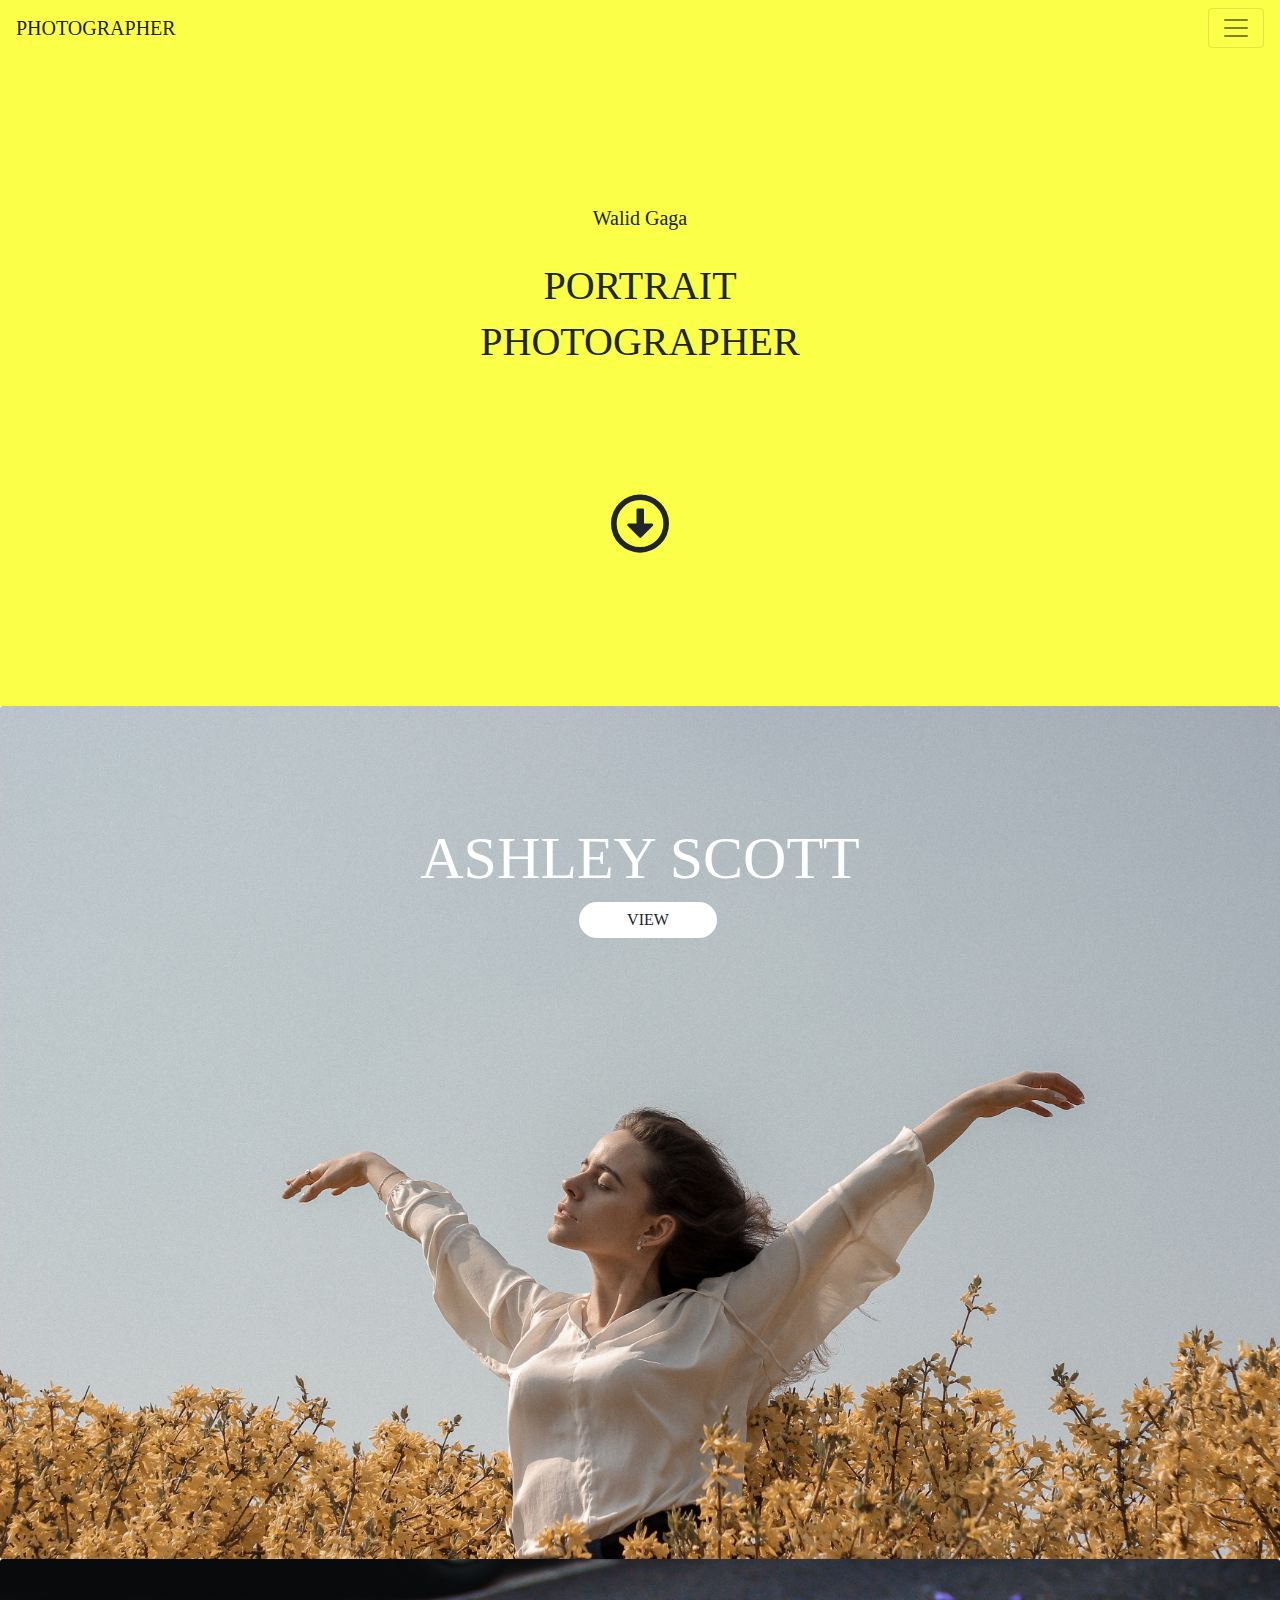
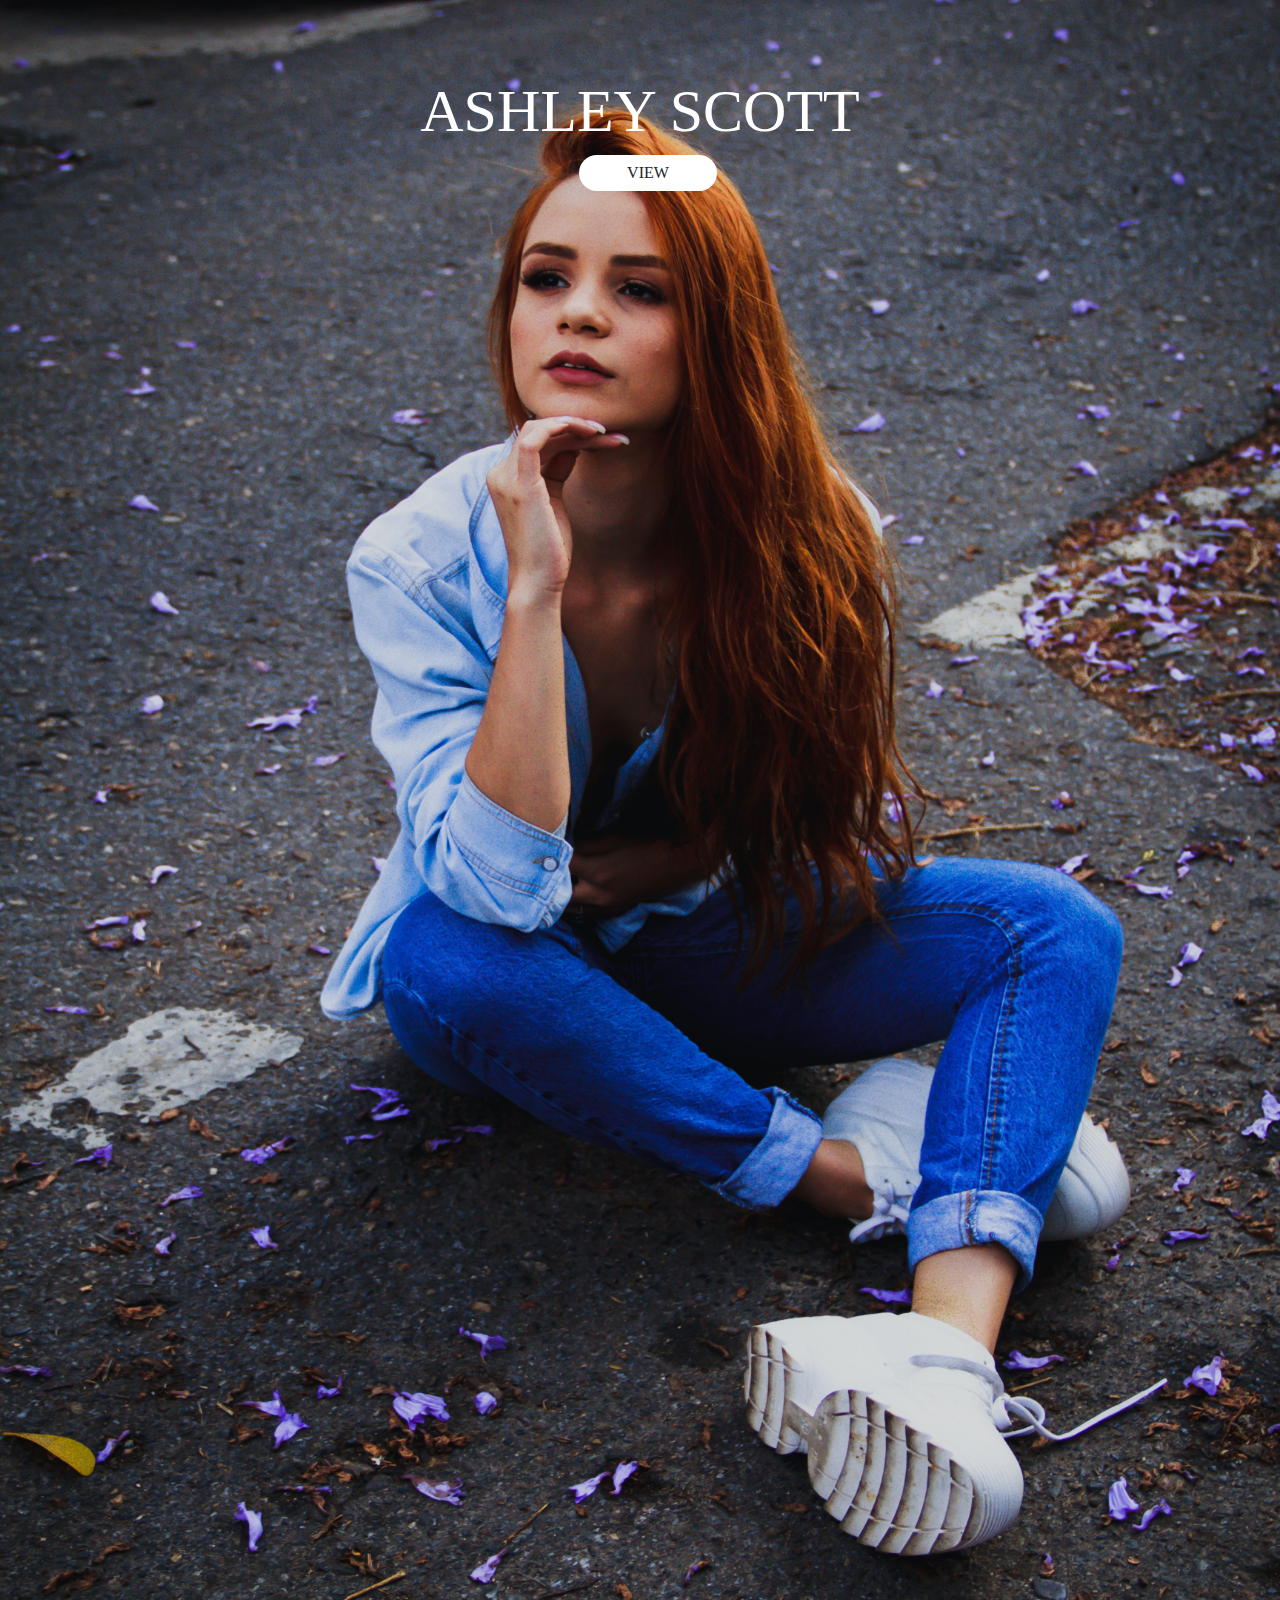
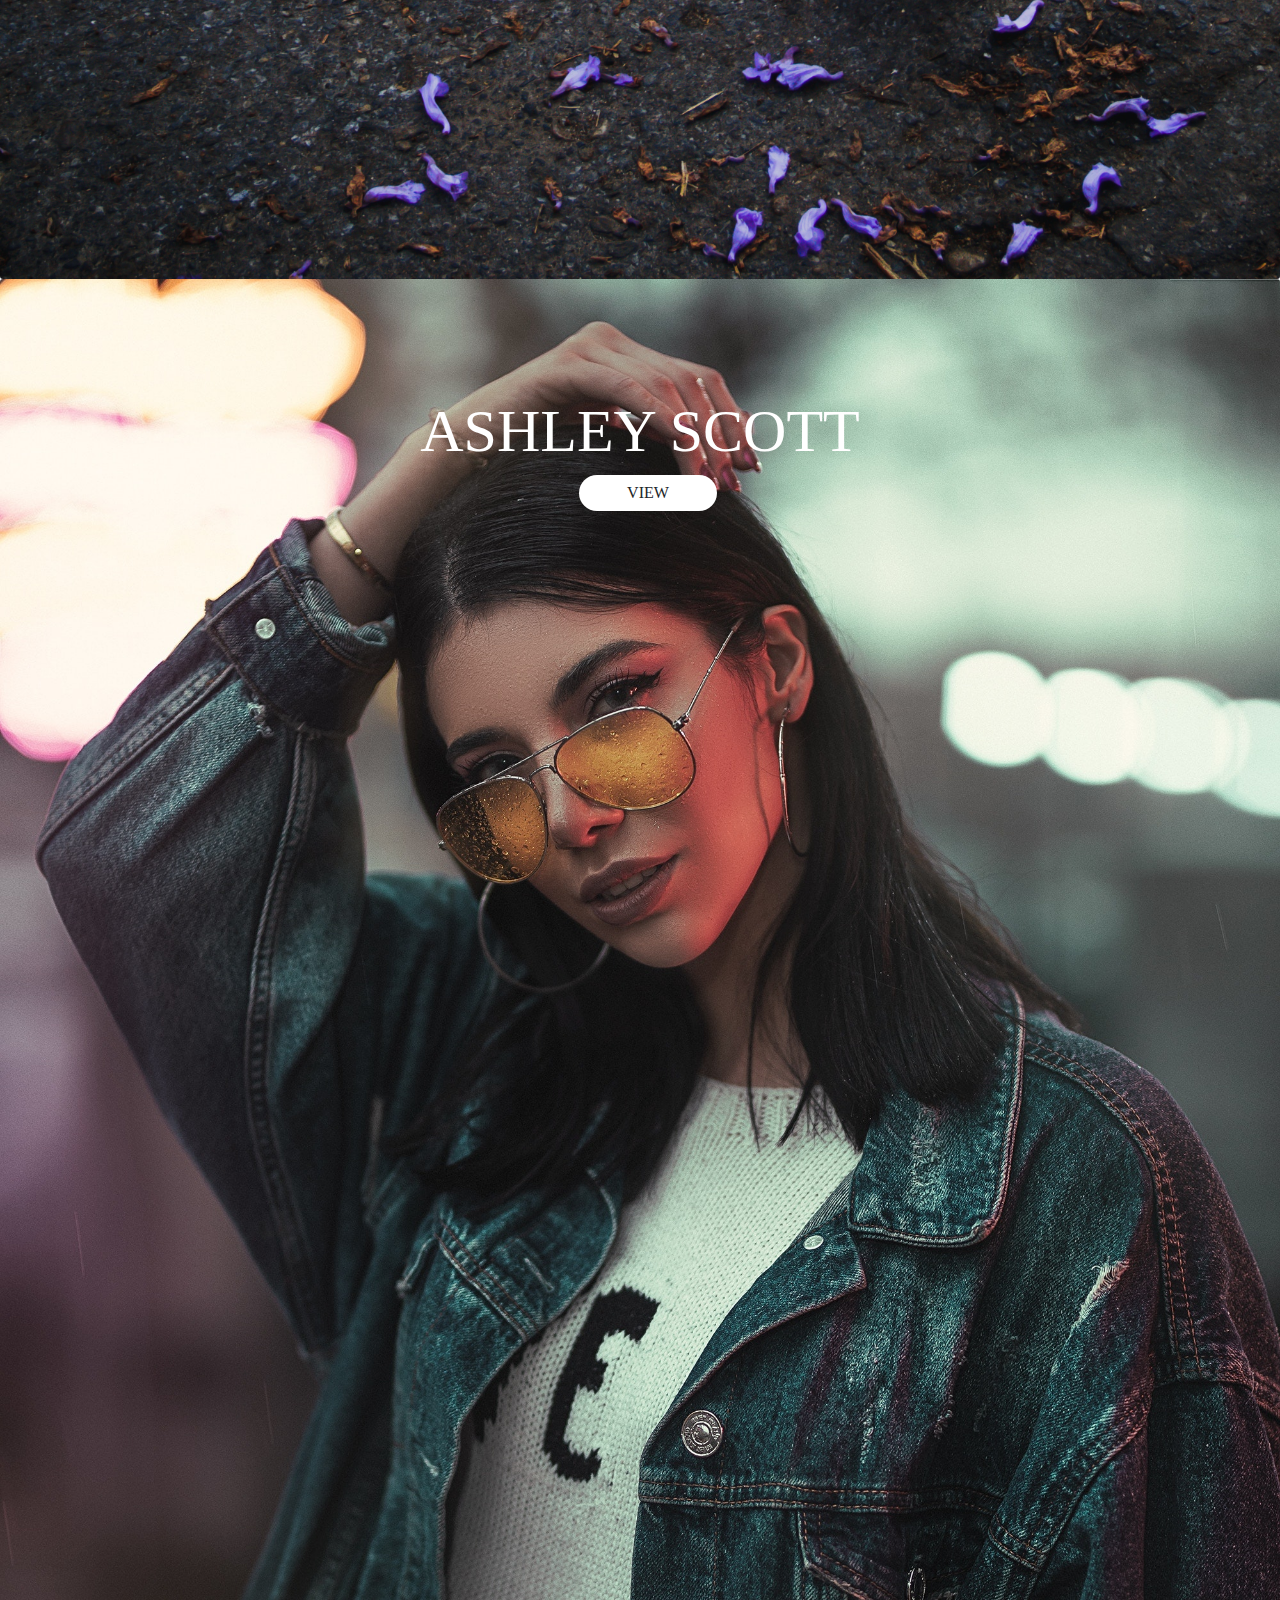
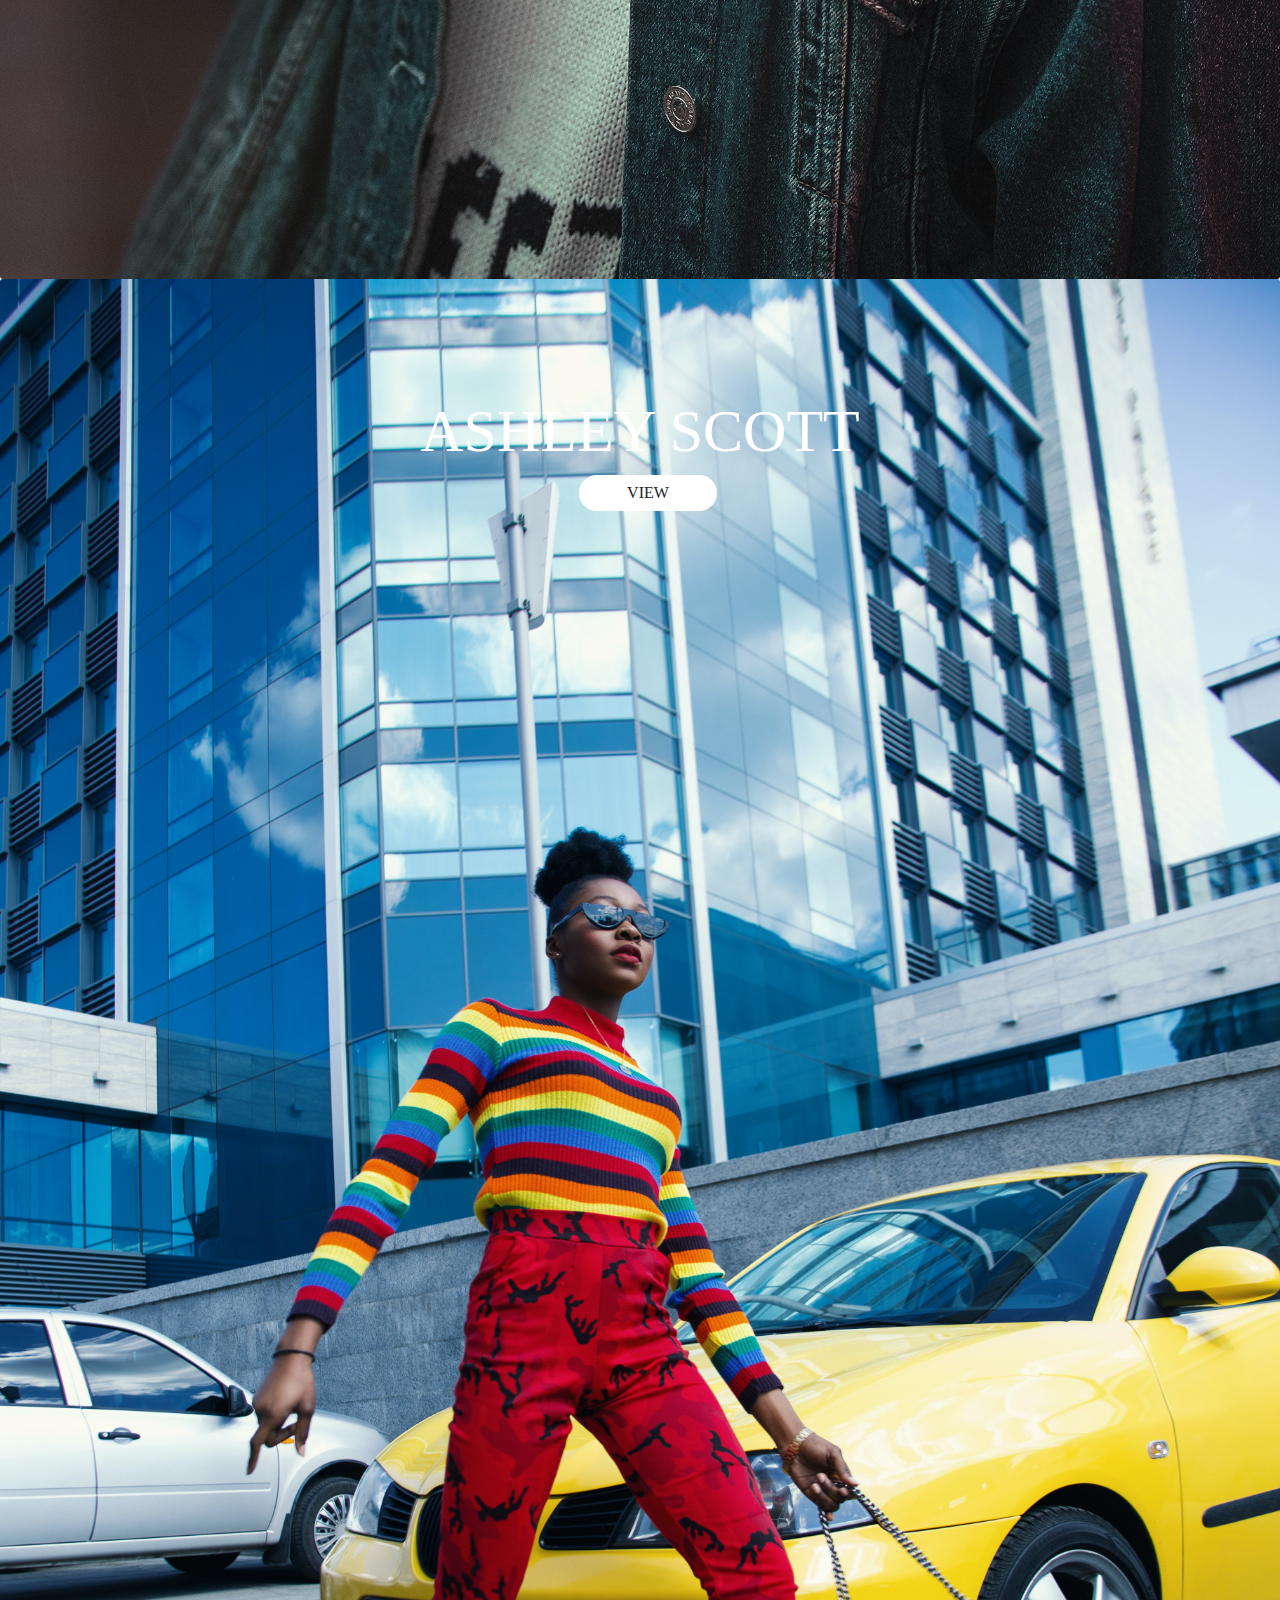
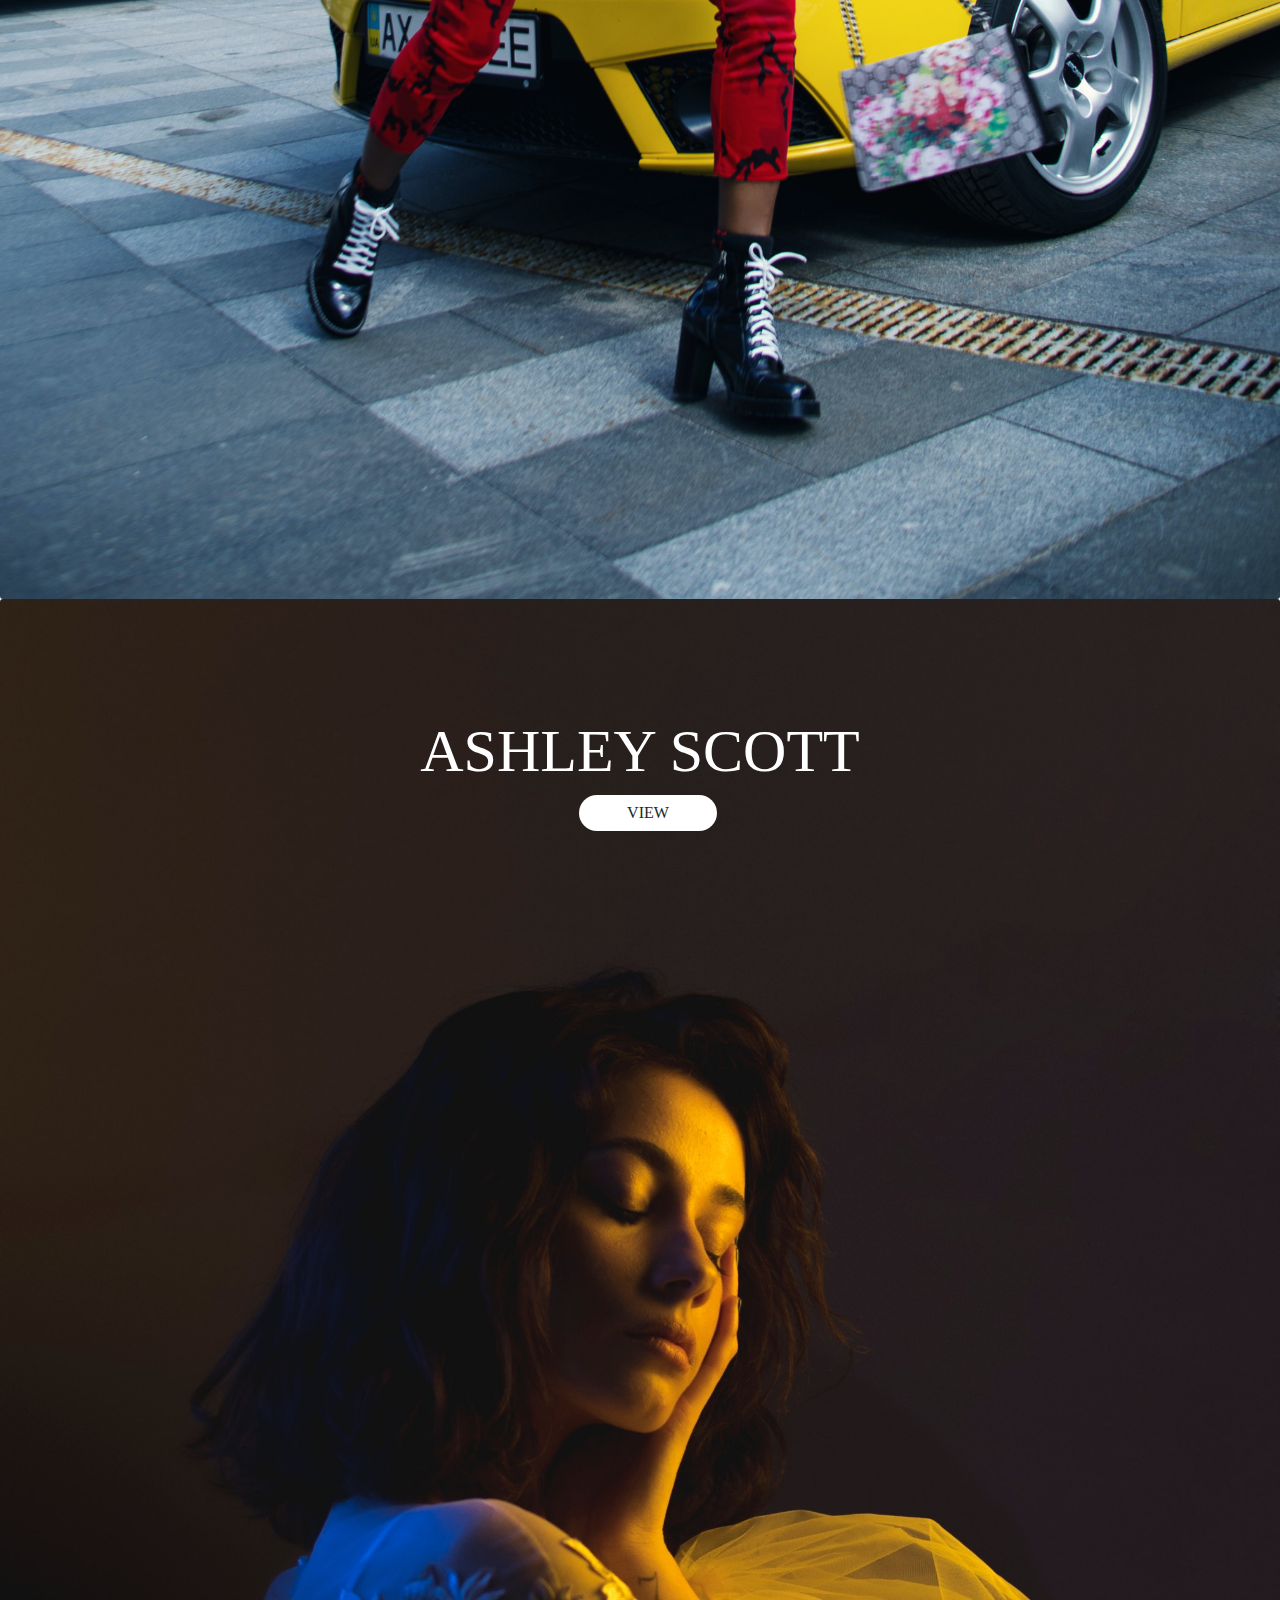
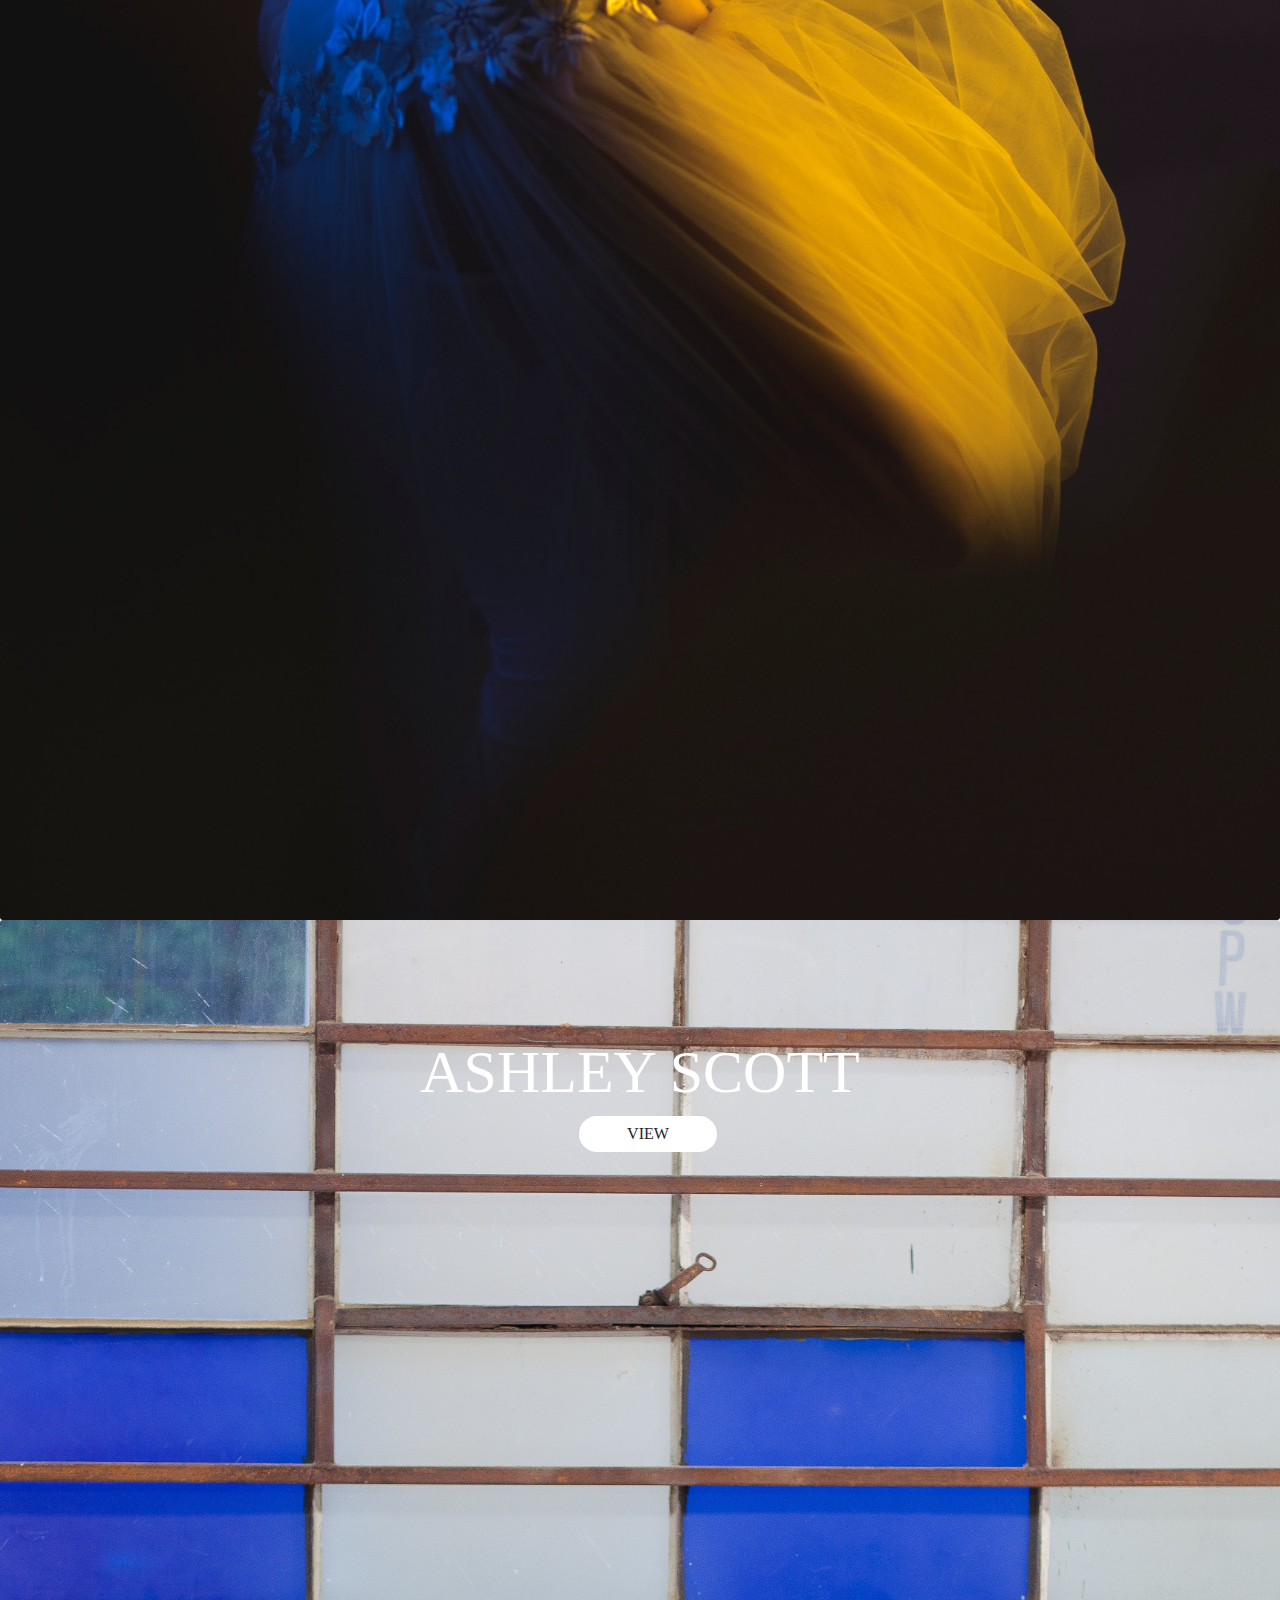
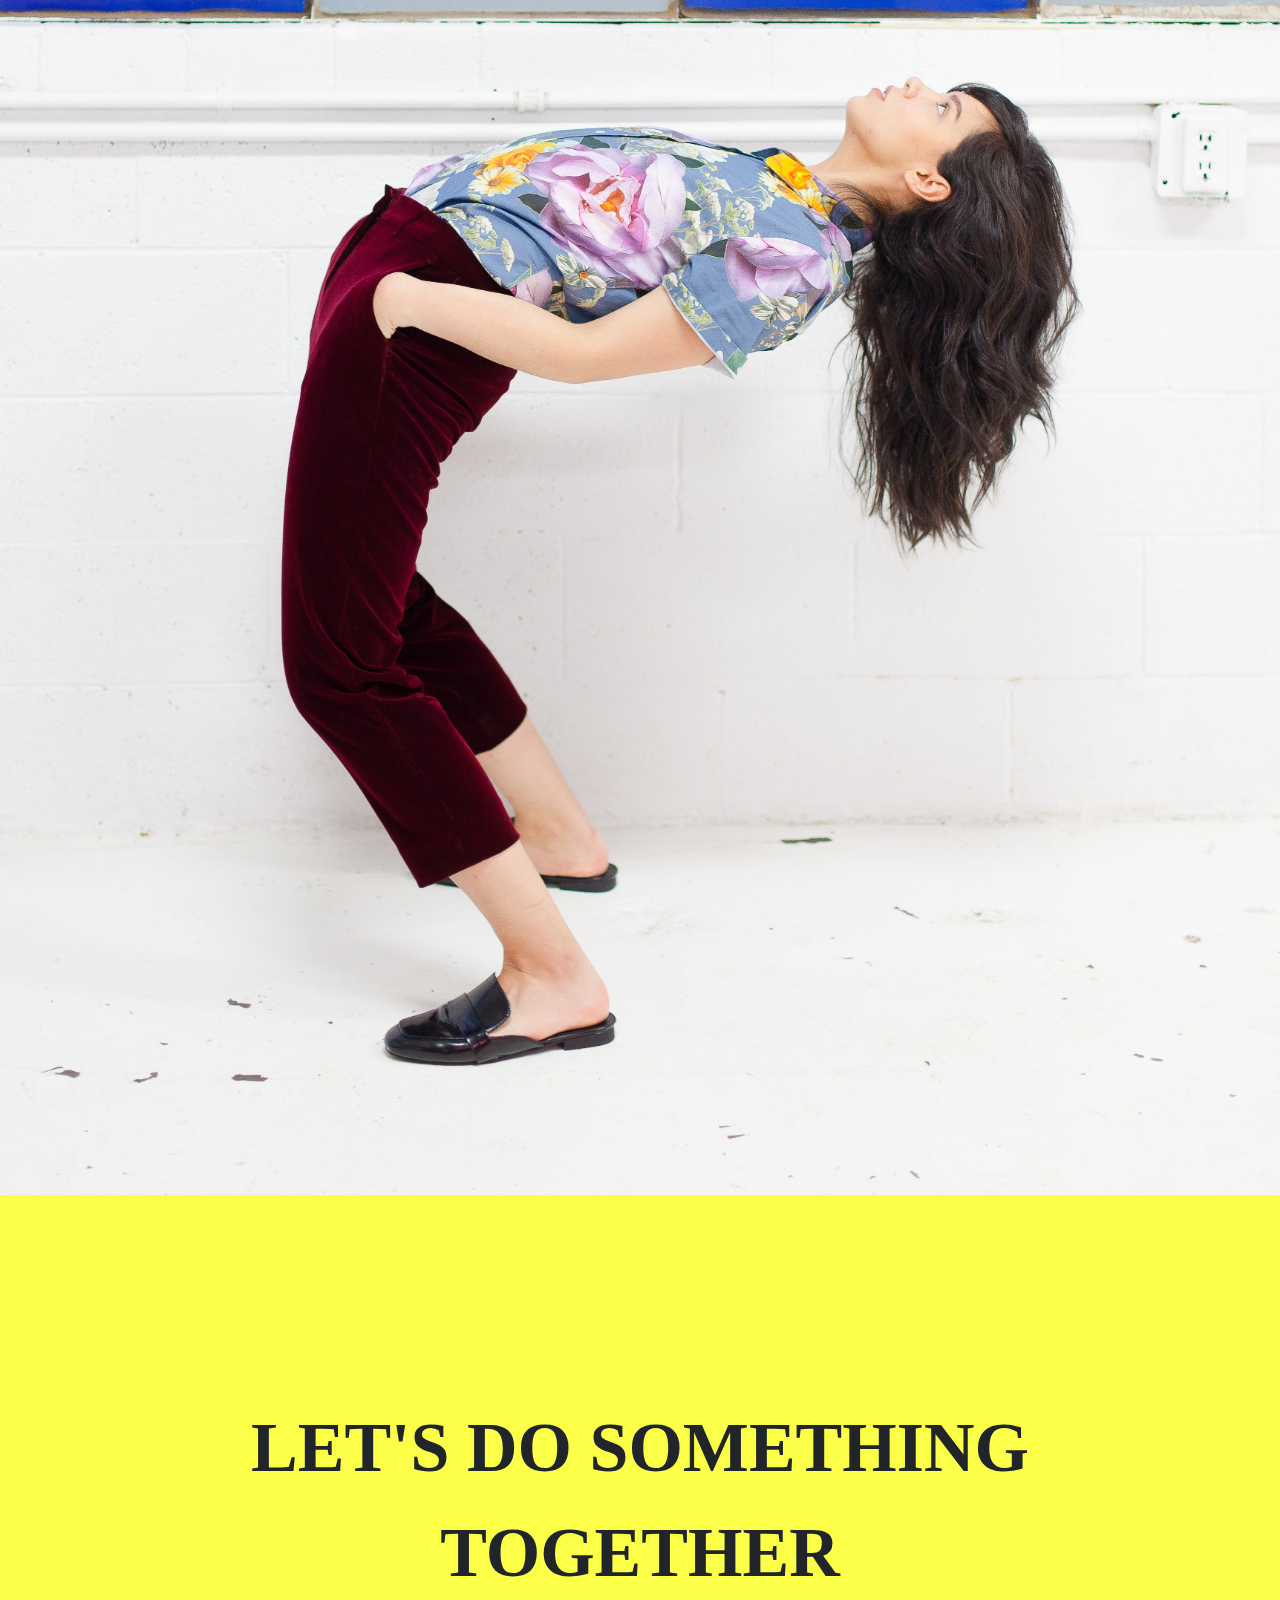
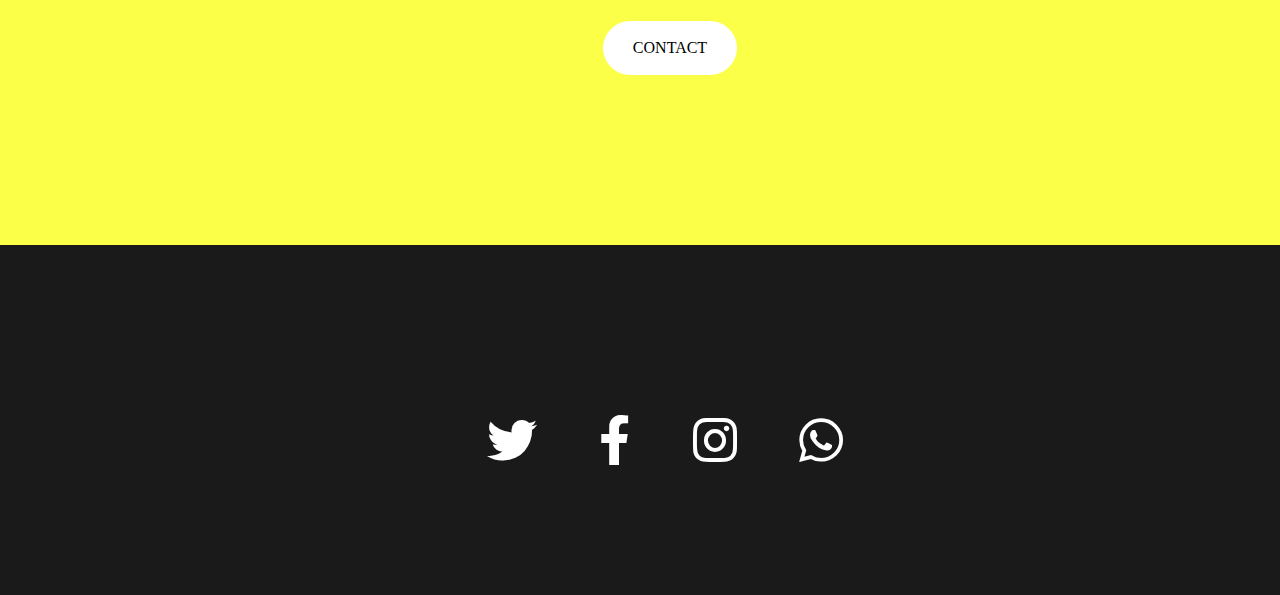
<file: index.html>
<!DOCTYPE html>
<html>
<head>
	<title></title>
	<link rel="stylesheet" href="https://stackpath.bootstrapcdn.com/bootstrap/4.3.1/css/bootstrap.min.css" integrity="sha384-ggOyR0iXCbMQv3Xipma34MD+dH/1fQ784/j6cY/iJTQUOhcWr7x9JvoRxT2MZw1T" crossorigin="anonymous">
  	<meta name="viewport" content="width=device-width, initial-scale=1.0">
  	<link rel="stylesheet" type="text/css" href="css/style.css">
  	<link rel="stylesheet" type="text/css" href="font/css/all.min.css">
  	<link rel="stylesheet" href="js/WOW-master/css/libs/animate.css">
  	<link rel="stylesheet" href="owlcarousel/dist/assets/owl.carousel.css">
	<link rel="stylesheet" href="owlcarousel/dist/assets/owl.theme.default.min.css">
</head>
<body>
<header>
  <nav class="navbar  navbar-light "style="background-color: #fbff47;">
    <a class="navbar-brand navbar-expand-lg" href="index.html">PHOTOGRAPHER</a>
    <button class="navbar-toggler" type="button" data-toggle="collapse" data-target="#navbarText" aria-controls="navbarText"
      aria-expanded="false" aria-label="Toggle navigation">
      <span class="navbar-toggler-icon"></span>
    </button>
    <div class=" collapse navbar-collapse" id="navbarText">
      <ul class="navbar-nav  justify-content-end">
        <li class="nav-item active">
          <a class="nav-link" href="index.html">PROTFOLIO <span class="sr-only">(current)</span></a>
        </li>
        <li class="nav-item">
          <a class="nav-link" href="about.html">ABOUT</a>
        </li>
        <li class="nav-item">
          <a class="nav-link" href="contact.html">CONTACT</a>
        </li>
      </ul>
    </div>
  </nav>
</header>

<div class="walid text-center">
    <h4 style="font-size: 20px;">Walid Gaga</h4><br> 
    <h1>PORTRAIT</h1>
    <h1>PHOTOGRAPHER</h1>
    <i class="far fa-arrow-alt-circle-down" style="font-size: 60px; margin-top: 120px;"></i>
</div>


  <div class="card ">
    <img class="card-img" src="img/1.jpg" alt="Card image">
      <div class="card-img-overlay text-center mt-5" style=" color: #ffffff;">
      <h3 class="card-text mt-5"style="font-size: 60px;"> ASHLEY SCOTT</h3>
      <a href="view.html">
        <button class="btn btn- ml-3 pl-5 pr-5" type="submit" style="margin-left: 60px; border-radius: 50px; padding-left: 15px;padding-right: 15px; border: #ffffff; background-color: #ffffff;"> VIEW</button>
      </a>
      </div>
  </div>

  <div class="card ">
    <img class="card-img" src="img/2.jpg" alt="Card image">
      <div class="card-img-overlay text-center mt-5" style=" color: #ffffff;">
      <h3 class="card-text mt-5"style="font-size: 60px;"> ASHLEY SCOTT</h3>
      <a href="view.html">
        <button class="btn btn- ml-3 pl-5 pr-5" type="submit" style="margin-left: 60px; border-radius: 50px; padding-left: 15px;padding-right: 15px; border: #ffffff; background-color: #ffffff;"> VIEW</button>
      </a> 
     </div>
  </div>

  <div class="card ">
    <img class="card-img" src="img/3.jpg" alt="Card image">
      <div class="card-img-overlay text-center mt-5" style=" color: #ffffff;">
      <h3 class="card-text mt-5"style="font-size: 60px;"> ASHLEY SCOTT</h3>
      <a href="view.html">
        <button class="btn btn- ml-3 pl-5 pr-5" type="submit" style="margin-left: 60px; border-radius: 50px; padding-left: 15px;padding-right: 15px; border: #ffffff; background-color: #ffffff;"> VIEW</button>
      </a>
      </div>
  </div>


  <div class="card ">
    <img class="card-img" src="img/4.jpg" alt="Card image">
      <div class="card-img-overlay text-center mt-5" style=" color: #ffffff;">
      <h3 class="card-text mt-5"style="font-size: 60px;"> ASHLEY SCOTT</h3>
      <a href="view.html">
        <button class="btn btn- ml-3 pl-5 pr-5" type="submit" style="margin-left: 60px; border-radius: 50px; padding-left: 15px;padding-right: 15px; border: #ffffff; background-color: #ffffff;"> VIEW</button>
      </a>
      </div>
  </div>

  <div class="card ">
    <img class="card-img" src="img/5.jpg" alt="Card image">
      <div class="card-img-overlay text-center mt-5" style=" color: #ffffff;">
      <h3 class="card-text mt-5"style="font-size: 60px;"> ASHLEY SCOTT</h3>
      <a href="view.html">
        <button class="btn btn- ml-3 pl-5 pr-5" type="submit" style="margin-left: 60px; border-radius: 50px; padding-left: 15px;padding-right: 15px; border: #ffffff; background-color: #ffffff;"> VIEW</button>
      </a>
      </div>
  </div>

  <div class="card ">
    <img class="card-img" src="img/6.jpg" alt="Card image">
      <div class="card-img-overlay text-center mt-5" style=" color: #ffffff;">
      <h3 class="card-text mt-5" style="font-size: 60px;"> ASHLEY SCOTT</h3>
      <a href="view.html">
        <button class="btn btn- ml-3 pl-5 pr-5" type="submit" style="margin-left: 60px; border-radius: 50px; padding-left: 15px;padding-right: 15px; border: #ffffff; background-color: #ffffff;"> VIEW</button>
      </a>
      </div>
  </div>


  <div class="walid lets text-center" >
    <p>LET'S DO SOMETHING <br>TOGETHER</p>
    <button > CONTACT</button>
  </div>

  <div class="footer">
    <i class="fab fa-twitter"></i>
    <i class="fab fa-facebook-f"></i>
    <i class="fab fa-instagram"></i>
    <i class="fab fa-whatsapp"></i>
  </div>

<button onclick="topFunction()" id="myBtn" title="Go to top" class="wow bounceInDown">Top</button>

             
<script src="js\WOW-master\dist\wow.min.js"></script>

 <script>
              new WOW().init();
              </script>


<script src="https://code.jquery.com/jquery-3.3.1.slim.min.js" integrity="sha384-q8i/X+965DzO0rT7abK41JStQIAqVgRVzpbzo5smXKp4YfRvH+8abtTE1Pi6jizo" crossorigin="anonymous"></script>
<script src="https://cdnjs.cloudflare.com/ajax/libs/popper.js/1.14.7/umd/popper.min.js" integrity="sha384-UO2eT0CpHqdSJQ6hJty5KVphtPhzWj9WO1clHTMGa3JDZwrnQq4sF86dIHNDz0W1" crossorigin="anonymous"></script>
<script src="https://stackpath.bootstrapcdn.com/bootstrap/4.3.1/js/bootstrap.min.js" integrity="sha384-JjSmVgyd0p3pXB1rRibZUAYoIIy6OrQ6VrjIEaFf/nJGzIxFDsf4x0xIM+B07jRM" crossorigin="anonymous"></script>
<script src="owlcarousel/docs/assets/vendors/jquery.min.js"></script>
<script src="owlcarousel/dist/owl.carousel.js"></script>

<script>

  var btn = $('#myBtn');
  
  $(window).scroll(function() {
    if ($(window).scrollTop() > 300) {
      btn.addClass('show');
    } else {
      btn.removeClass('show');
    }
  });
  
  btn.on('click', function(e) {
    e.preventDefault();
    $('html, body').animate({scrollTop:0}, '300');
  });
  
  
  </script>
</body>
</html>
</file>
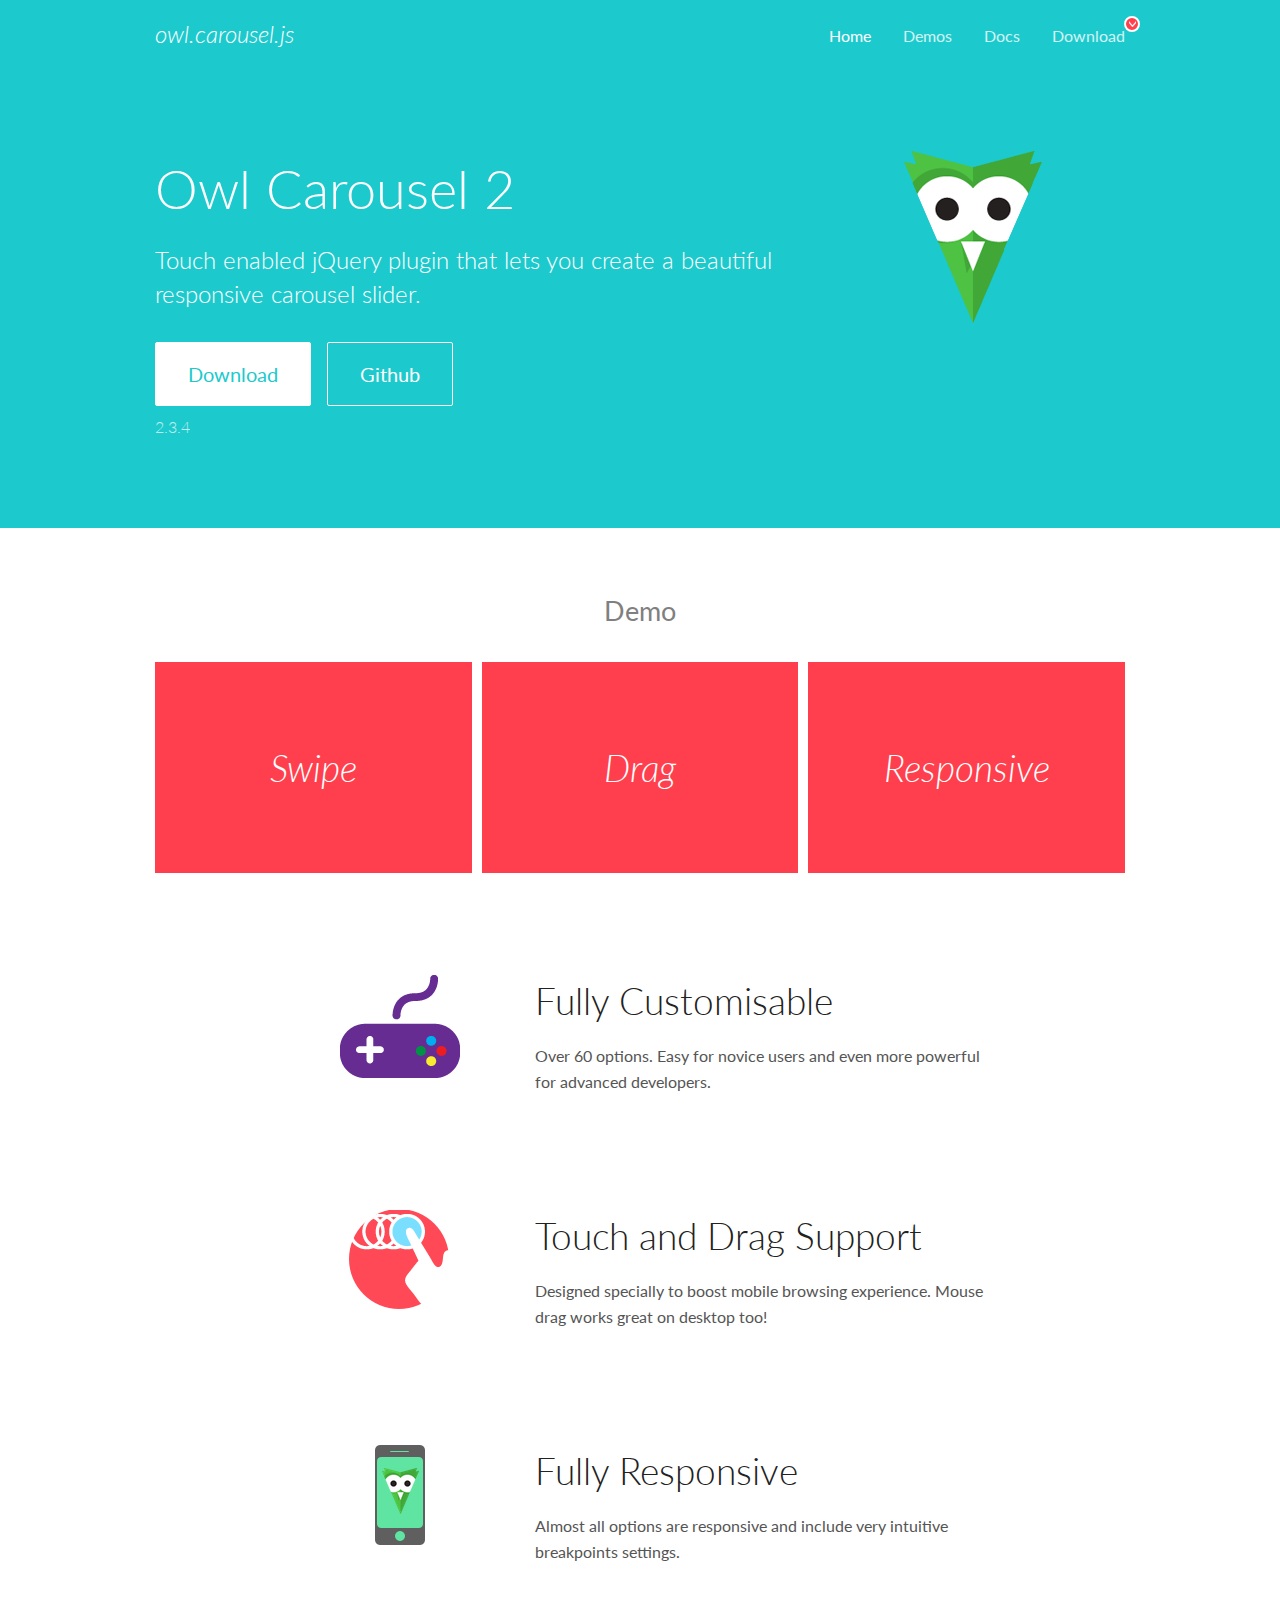
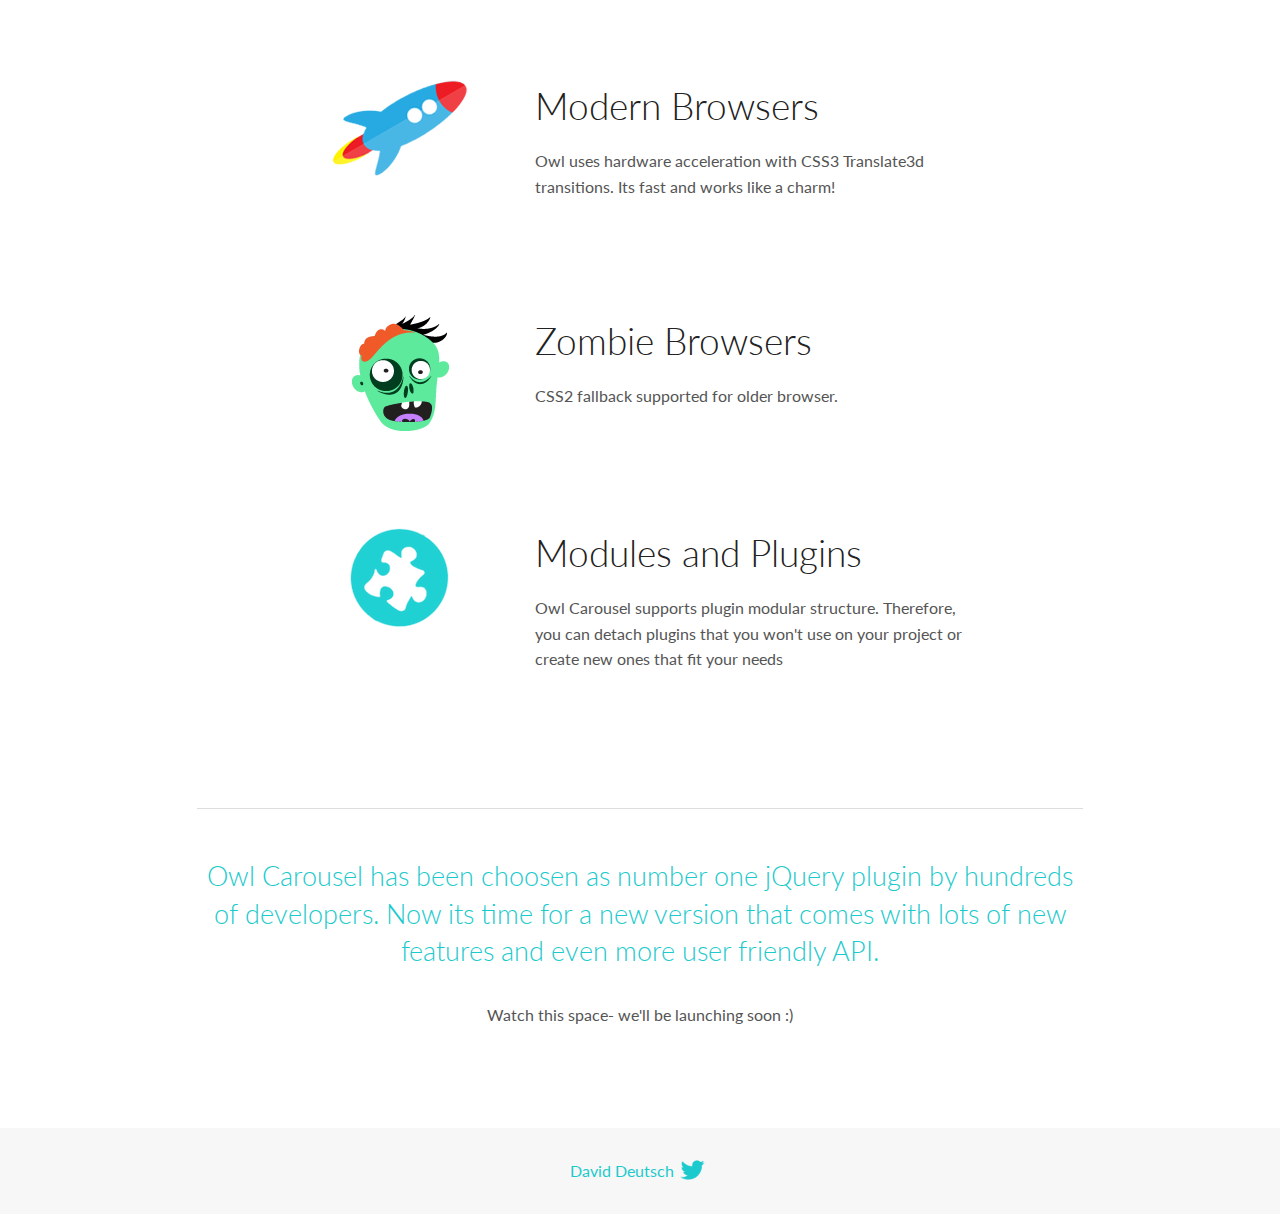
<file: owlcarousel/docs/index.html>
<!DOCTYPE html>
<html lang="en">
  <head>

    <!-- head -->
    <meta charset="utf-8">
    <meta name="msapplication-tap-highlight" content="no" />
    <meta name="viewport" content="width=device-width, initial-scale=1.0" />
    <meta name="description" content="Touch enabled jQuery plugin that lets you create beautiful responsive carousel slider.">
    <meta name="author" content="David Deutsch">
    <title>
      Home | Owl Carousel | 2.3.4
    </title>

    <!-- Stylesheets -->
    <link href='https://fonts.googleapis.com/css?family=Lato:300,400,700,400italic,300italic' rel='stylesheet' type='text/css'>
    <link rel="stylesheet" href="assets/css/docs.theme.min.css">

    <!-- Owl Stylesheets -->
    <link rel="stylesheet" href="assets/owlcarousel/assets/owl.carousel.min.css">
    <link rel="stylesheet" href="assets/owlcarousel/assets/owl.theme.default.min.css">

    <!-- HTML5 shim and Respond.js IE8 support of HTML5 elements and media queries -->

    <!--[if lt IE 9]>
      <script src="https://oss.maxcdn.com/libs/html5shiv/3.7.0/html5shiv.js"></script>
      <script src="https://oss.maxcdn.com/libs/respond.js/1.3.0/respond.min.js"></script>
    <![endif]-->

    <!-- Favicons -->
    <link rel="apple-touch-icon-precomposed" sizes="144x144" href="assets/ico/apple-touch-icon-144-precomposed.png">
    <link rel="shortcut icon" href="assets/ico/favicon.png">
    <link rel="shortcut icon" href="favicon.ico">

    <!-- Yeah i know js should not be in header. Its required for demos.-->

    <!-- javascript -->
    <script src="assets/vendors/jquery.min.js"></script>
    <script src="assets/owlcarousel/owl.carousel.js"></script>
  </head>
  <body>

    <!-- header -->
    <header class="header">
      <div class="row">
        <div class="large-12 columns">
          <div class="brand left">
            <h3>
              <a href="/OwlCarousel2/">owl.carousel.js</a> 
            </h3>
          </div>
          <a id="toggle-nav" class="right">
            <span></span> <span></span> <span></span> 
          </a> 
          <div class="nav-bar">
            <ul class="clearfix">
              <li class="active">
                <a href="/OwlCarousel2/index.html">Home</a> 
              </li>
              <li> <a href="/OwlCarousel2/demos/demos.html">Demos</a>  </li>
              <li> <a href="/OwlCarousel2/docs/started-welcome.html">Docs</a>  </li>
              <li>
                <a href="https://github.com/OwlCarousel2/OwlCarousel2/archive/2.3.4.zip">Download</a> 
                <span class="download"></span> 
              </li>
            </ul>
          </div>
        </div>
      </div>
    </header>

    <!-- home panel -->
    <section id="hero">
      <div class="row">
        <div class="large-8 medium-8 columns">
          <h1>Owl Carousel 2</h1>
          <h4>Touch enabled jQuery plugin that lets you create a beautiful responsive carousel slider.</h4>
          <a href="https://github.com/OwlCarousel2/OwlCarousel2/archive/2.3.4.zip" class="hero-button">Download</a> 
          <a href="https://github.com/OwlCarousel2/OwlCarousel2" class="hero-button outline">Github</a> 
          <p>2.3.4</p>
        </div>
        <div class="large-4 medium-4 columns">
          <img class="owl-logo" src="assets/img/owl-logo.png" alt="mr. Owl">
        </div>
      </div>
    </section>

    <!-- body -->
    <div class="home-demo">
      <div class="row">
        <div class="large-12 columns">
          <h3>Demo</h3>
          <div class="owl-carousel">
            <div class="item">
              <h2>Swipe</h2>
            </div>
            <div class="item">
              <h2>Drag</h2>
            </div>
            <div class="item">
              <h2>Responsive</h2>
            </div>
            <div class="item">
              <h2>CSS3</h2>
            </div>
            <div class="item">
              <h2>Fast</h2>
            </div>
            <div class="item">
              <h2>Easy</h2>
            </div>
            <div class="item">
              <h2>Free</h2>
            </div>
            <div class="item">
              <h2>Upgradable</h2>
            </div>
            <div class="item">
              <h2>Tons of options</h2>
            </div>
            <div class="item">
              <h2>Infinity</h2>
            </div>
            <div class="item">
              <h2>Auto Width</h2>
            </div>
          </div>
        </div>
      </div>
    </div>
    <script>
      var owl = $('.owl-carousel');
      owl.owlCarousel({
        margin: 10,
        loop: true,
        responsive: {
          0: {
            items: 1
          },
          600: {
            items: 2
          },
          1000: {
            items: 3
          }
        }
      })
    </script>

    <!-- features -->
    <div id="features">
      <div class="row">
        <div class="small-12 medium-9 small-centered columns">
          <section class="row feature">
            <div class="medium-4 small-12 columns">
              <img src="assets/img/feature-options.png" alt="">
            </div>
            <div class="medium-8 small-12 columns">
              <h2>Fully Customisable</h2>
              <p>Over 60 options. Easy for novice users and even more powerful for advanced developers.</p>
            </div>
          </section>
          <section class="row feature">
            <div class="medium-4 small-12 columns">
              <img src="assets/img/feature-drag.png" alt="">
            </div>
            <div class="medium-8 small-12 columns">
              <h2>Touch and Drag Support</h2>
              <p>Designed specially to boost mobile browsing experience. Mouse drag works great on desktop too!</p>
            </div>
          </section>
          <section class="row feature">
            <div class="medium-4 small-12 columns">
              <img src="assets/img/feature-responsive.png" alt="">
            </div>
            <div class="medium-8 small-12 columns">
              <h2>Fully Responsive</h2>
              <p>Almost all options are responsive and include very intuitive breakpoints settings.</p>
            </div>
          </section>
          <section class="row feature">
            <div class="medium-4 small-12 columns">
              <img src="assets/img/feature-modern.png" alt="">
            </div>
            <div class="medium-8 small-12 columns">
              <h2>Modern Browsers</h2>
              <p>Owl uses hardware acceleration with CSS3 Translate3d transitions. Its fast and works like a charm! </p>
            </div>
          </section>
          <section class="row feature">
            <div class="medium-4 small-12 columns">
              <img src="assets/img/feature-zombie.png" alt="">
            </div>
            <div class="medium-8 small-12 columns">
              <h2>Zombie Browsers</h2>
              <p>CSS2 fallback supported for older browser.</p>
            </div>
          </section>
          <section class="row feature">
            <div class="medium-4 small-12 columns">
              <img src="assets/img/feature-module.png" alt="">
            </div>
            <div class="medium-8 small-12 columns">
              <h2>Modules and Plugins</h2>
              <p>Owl Carousel supports plugin modular structure. Therefore, you can detach plugins that you won&#x27;t use on your project or create new ones that fit your needs</p>
            </div>
          </section>
        </div>
      </div>
    </div>

    <!-- footer -->
    <section id="teaser-text">
      <div class="row">
        <div class="small-12 medium-11 small-centered columns">
          <hr>
          <h3 id="owl-carousel-has-been-choosen-as-number-one-jquery-plugin-by-hundreds-of-developers-now-its-time-for-a-new-version-that-comes-with-lots-of-new-features-and-even-more-user-friendly-api-">Owl Carousel has been choosen as number one jQuery plugin by hundreds of developers. Now its time for a new version that comes with lots of new features and even more user friendly API.</h3>
          <p>Watch this space- we&#39;ll be launching soon :)</p>
        </div>
      </div>
    </section>

    <!-- footer -->
    <footer class="footer">
      <div class="row">
        <div class="large-12 columns">
          <h5>
            <a href="/OwlCarousel2/docs/support-contact.html">David Deutsch</a> 
            <a id="custom-tweet-button" href="https://twitter.com/share?url=https://github.com/OwlCarousel2/OwlCarousel2&text=Owl Carousel - This is so awesome! " target="_blank"></a> 
          </h5>
        </div>
      </div>
    </footer>

    <!-- vendors -->
    <script src="assets/vendors/highlight.js"></script>
    <script src="assets/js/app.js"></script>
  </body>
</html>
</file>
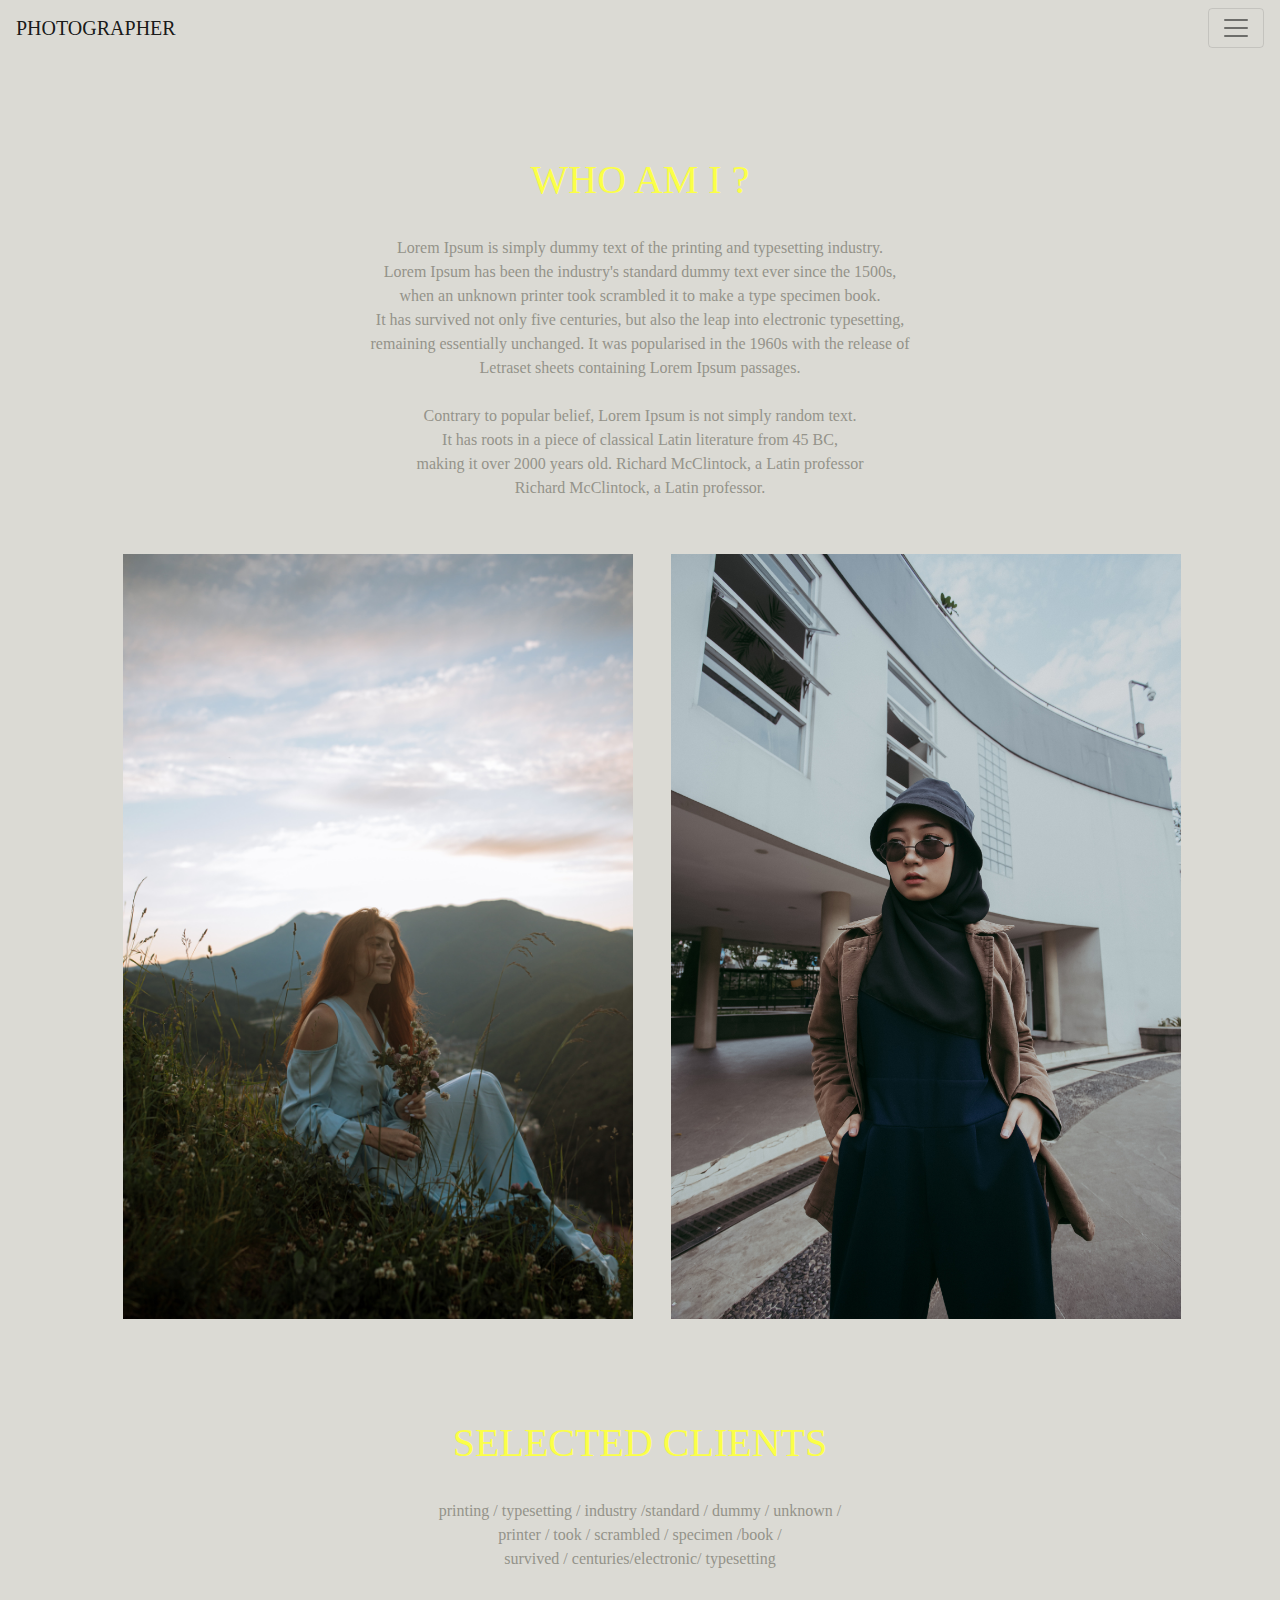
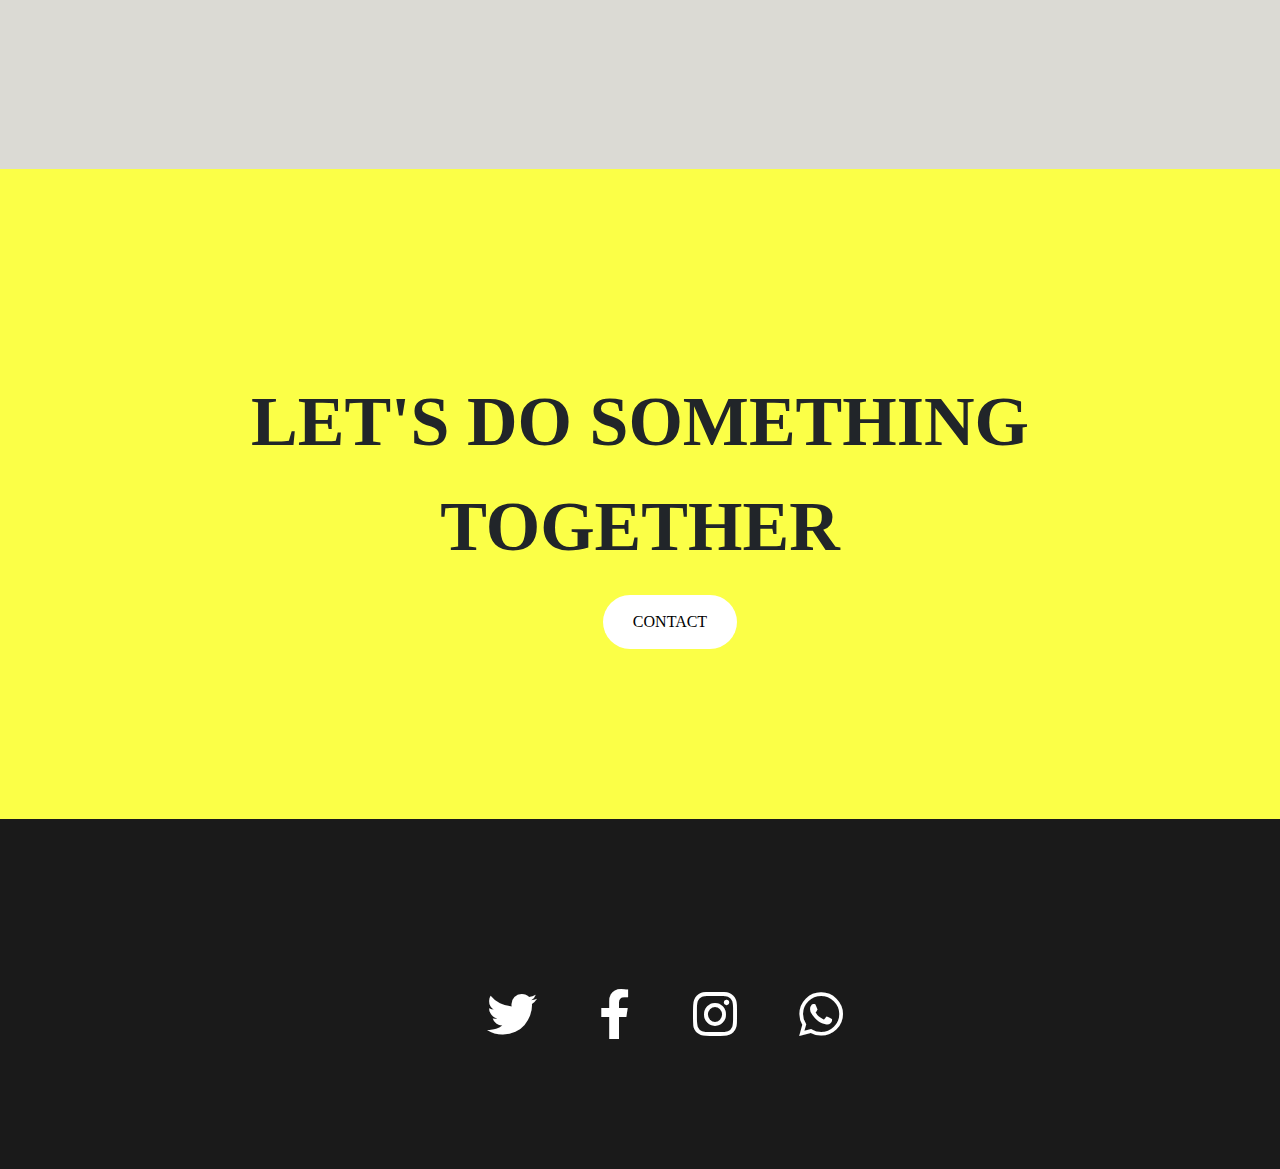
<file: about.html>
<!DOCTYPE html>
<html>
<head>
	<title></title>
	<link rel="stylesheet" href="https://stackpath.bootstrapcdn.com/bootstrap/4.3.1/css/bootstrap.min.css" integrity="sha384-ggOyR0iXCbMQv3Xipma34MD+dH/1fQ784/j6cY/iJTQUOhcWr7x9JvoRxT2MZw1T" crossorigin="anonymous">
  	<meta name="viewport" content="width=device-width, initial-scale=1.0">
  	<link rel="stylesheet" type="text/css" href="css/style.css">
  	<link rel="stylesheet" type="text/css" href="font/css/all.min.css">
  	<link rel="stylesheet" href="js/WOW-master/css/libs/animate.css">
  	<link rel="stylesheet" href="owlcarousel/dist/assets/owl.carousel.css">
	<link rel="stylesheet" href="owlcarousel/dist/assets/owl.theme.default.min.css">
</head>
<body style="background-color: #dbdad4;">
<header>
  <nav class="navbar  navbar-light ">
    <a class="navbar-brand navbar-expand-lg" href="index.html">PHOTOGRAPHER</a>
    <button class="navbar-toggler" type="button" data-toggle="collapse" data-target="#navbarText" aria-controls="navbarText"
      aria-expanded="false" aria-label="Toggle navigation">
      <span class="navbar-toggler-icon"></span>
    </button>
    <div class=" collapse navbar-collapse" id="navbarText">
      <ul class="navbar-nav  justify-content-end">
        <li class="nav-item active">
          <a class="nav-link" href="index.html">PROTFOLIO <span class="sr-only">(current)</span></a>
        </li>
        <li class="nav-item">
          <a class="nav-link" href="about.html">ABOUT</a>
        </li>
        <li class="nav-item">
          <a class="nav-link" href="contact.html">CONTACT</a>
        </li>
      </ul>
    </div>
  </nav>
</header>

<div class=" ashley text-center mb-5">
    <h1 style=" color:#fbff47;">WHO AM I ?</h1><br>
    <p style="color: #94938a;">
        Lorem Ipsum is simply dummy text of the printing and typesetting industry. <br>
        Lorem Ipsum has been the industry's standard dummy text ever since the 1500s,<br>
        when an unknown printer took  scrambled it to make a type specimen book.<br>
        It has survived not only five centuries, but also the leap into electronic typesetting,<br>
        remaining essentially unchanged. It was popularised in the 1960s with the release of <br>
        Letraset sheets containing Lorem Ipsum passages.<br><br>
        
        Contrary to popular belief, Lorem Ipsum is not simply random text.<br>
        It has roots in a piece of classical Latin literature from 45 BC,<br>
        making it over 2000 years old. Richard McClintock, a Latin professor<br>
        Richard McClintock, a Latin professor. <br>
    </p>
</div>

<div class="container">
      <div class="media col-12 text-center wow bounceInRight mt-5" >
             <img class="d-flex ml-2 col-6" src="img/13.jpg" alt="Generic placeholder image">
             <img class="d-flex ml-2 col-6" src="img/14.jpg" alt="Generic placeholder image">
        </div>
</div>
  

<div class=" ashley text-center">
    <h1 style=" color:#fbff47;">SELECTED CLIENTS</h1><br>
    <p style="color: #94938a;">
        printing / typesetting / industry /standard / dummy / unknown /<br>
        printer / took  / scrambled / specimen /book /<br>
         survived / centuries/electronic/ typesetting
    </p>
</div>



  

  <div class="walid lets text-center" >
    <p>LET'S DO SOMETHING <br>TOGETHER</p>
    <button > CONTACT</button>
  </div>

  <div class="footer">
    <i class="fab fa-twitter"></i>
    <i class="fab fa-facebook-f"></i>
    <i class="fab fa-instagram"></i>
    <i class="fab fa-whatsapp"></i>
  </div>

<button onclick="topFunction()" id="myBtn" title="Go to top" class="wow bounceInDown">Top</button>

             
<script src="js\WOW-master\dist\wow.min.js"></script>

 <script>
              new WOW().init();
              </script>


<script src="https://code.jquery.com/jquery-3.3.1.slim.min.js" integrity="sha384-q8i/X+965DzO0rT7abK41JStQIAqVgRVzpbzo5smXKp4YfRvH+8abtTE1Pi6jizo" crossorigin="anonymous"></script>
<script src="https://cdnjs.cloudflare.com/ajax/libs/popper.js/1.14.7/umd/popper.min.js" integrity="sha384-UO2eT0CpHqdSJQ6hJty5KVphtPhzWj9WO1clHTMGa3JDZwrnQq4sF86dIHNDz0W1" crossorigin="anonymous"></script>
<script src="https://stackpath.bootstrapcdn.com/bootstrap/4.3.1/js/bootstrap.min.js" integrity="sha384-JjSmVgyd0p3pXB1rRibZUAYoIIy6OrQ6VrjIEaFf/nJGzIxFDsf4x0xIM+B07jRM" crossorigin="anonymous"></script>
<script src="owlcarousel/docs/assets/vendors/jquery.min.js"></script>
<script src="owlcarousel/dist/owl.carousel.js"></script>

<script>

    var btn = $('#myBtn');
    
    $(window).scroll(function() {
      if ($(window).scrollTop() > 300) {
        btn.addClass('show');
      } else {
        btn.removeClass('show');
      }
    });
    
    btn.on('click', function(e) {
      e.preventDefault();
      $('html, body').animate({scrollTop:0}, '300');
    });
    
    
    </script>

</body>
</html>
</file>
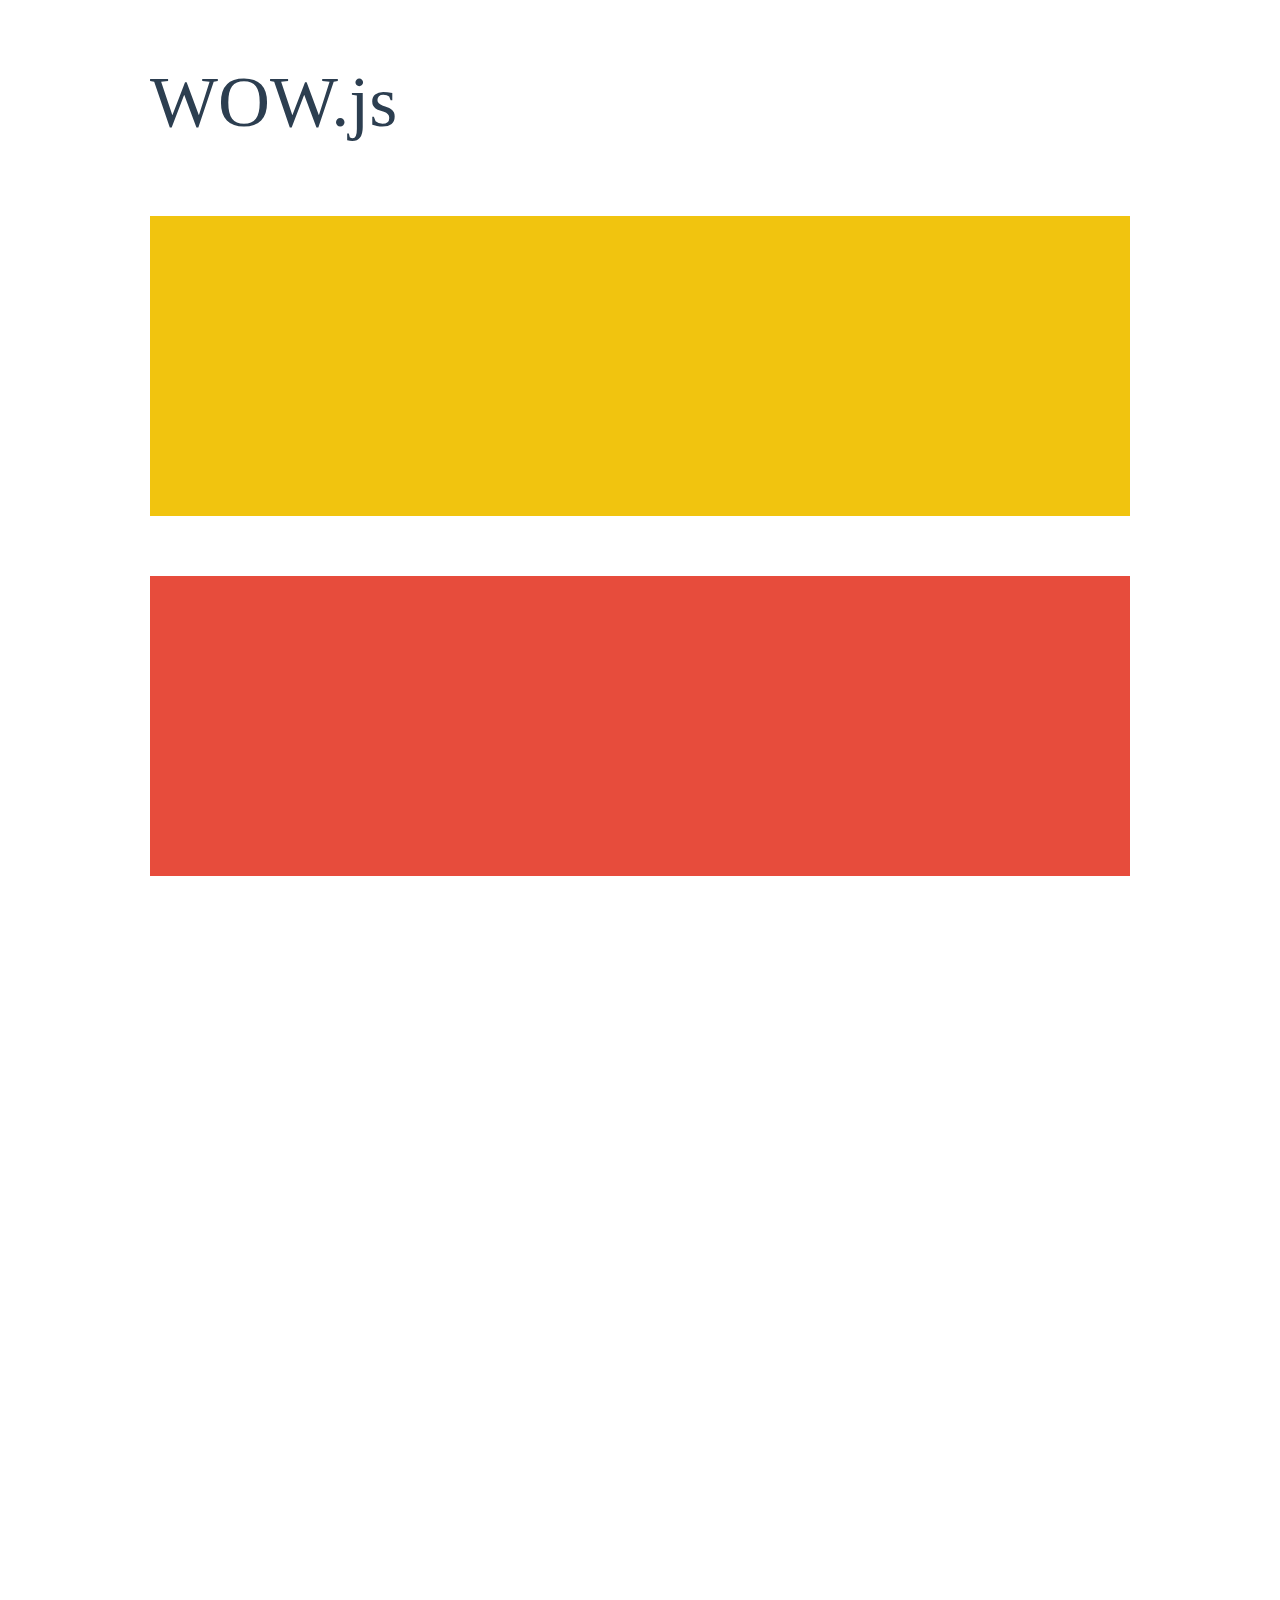
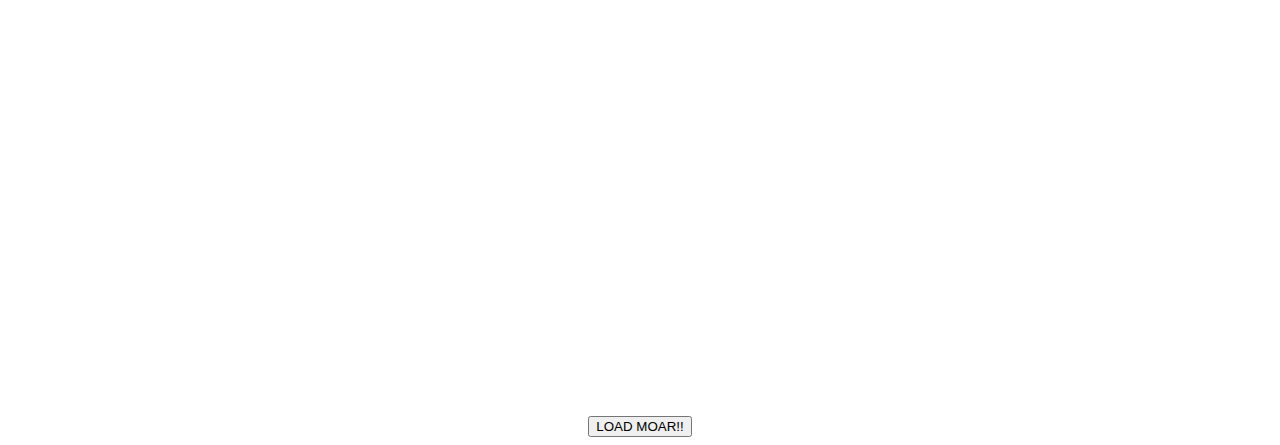
<file: js/WOW-master/demo.html>
<!doctype html>

<html lang="en">
<head>
  <meta charset="utf-8">
  <title>WOW</title>
  <link rel="stylesheet" href="css/libs/animate.css">
  <link rel="stylesheet" href="css/site.css">
  <style>
    .wow:first-child {
      visibility: hidden;
    }
  </style>
  <!--[if IE]>
    <script src="http://html5shiv.googlecode.com/svn/trunk/html5.js"></script>
  <![endif]-->
</head>

<body>
  <div id="container">
    <header>
      <h1>WOW.js</h1>
    </header>
    <div id="main">
      <section class="wow fadeInDown" style="background-color: #f1c40f;"></section>
      <section class="wow pulse" style="background-color: #e74c3c;" data-wow-iteration="infinite" data-wow-duration="1500ms"></section>
      <section class="section--purple wow slideInRight" data-wow-delay="2s"></section>
      <section class="section--blue wow bounceInLeft" data-wow-offset="300"></section>
      <section class="section--green wow slideInLeft" data-wow-duration="4s"></section>
      <button id="moar">LOAD MOAR!!</button>
    </div>
  </div>
  <script src="dist/wow.js"></script>
  <script>
    wow = new WOW(
      {
        animateClass: 'animated',
        offset:       100,
        callback:     function(box) {
          console.log("WOW: animating <" + box.tagName.toLowerCase() + ">")
        }
      }
    );
    wow.init();
    document.getElementById('moar').onclick = function() {
      var section = document.createElement('section');
      section.className = 'section--purple wow fadeInDown';
      this.parentNode.insertBefore(section, this);
    };
  </script>
</body>
</html>
</file>
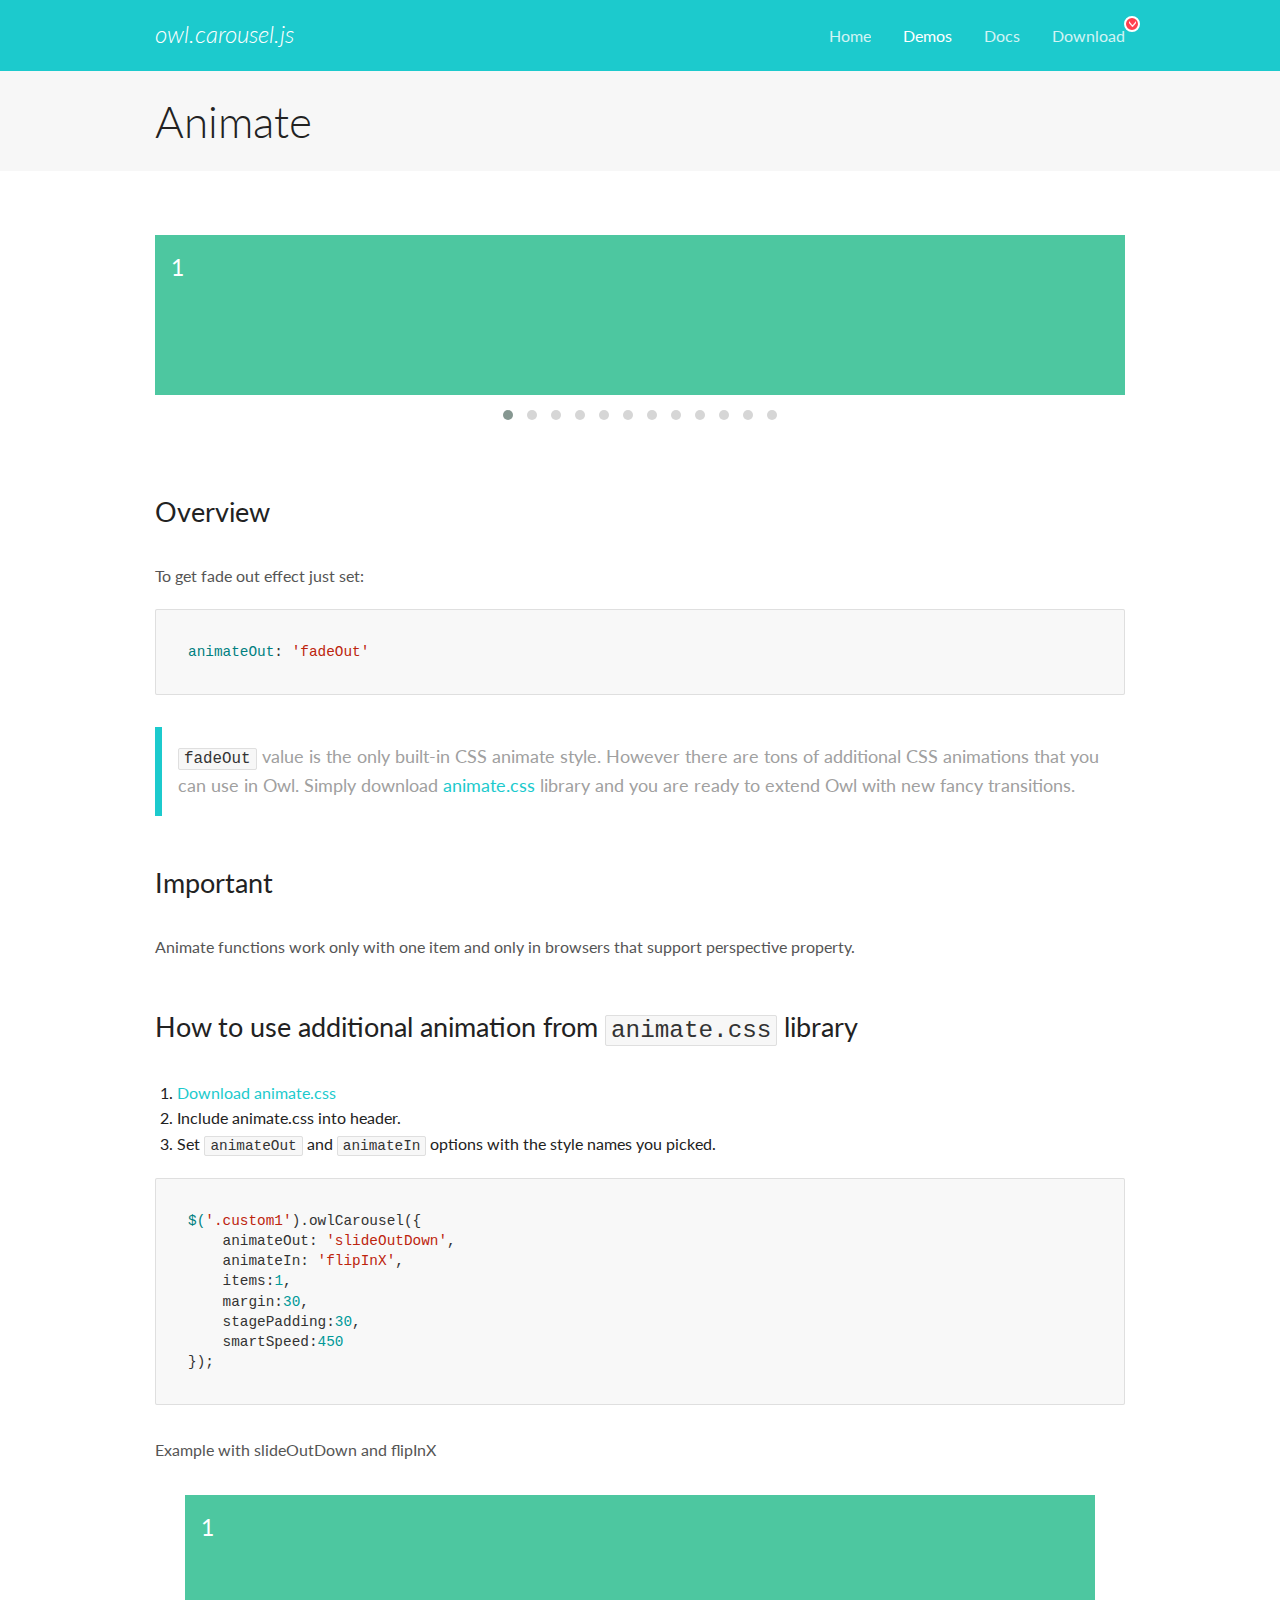
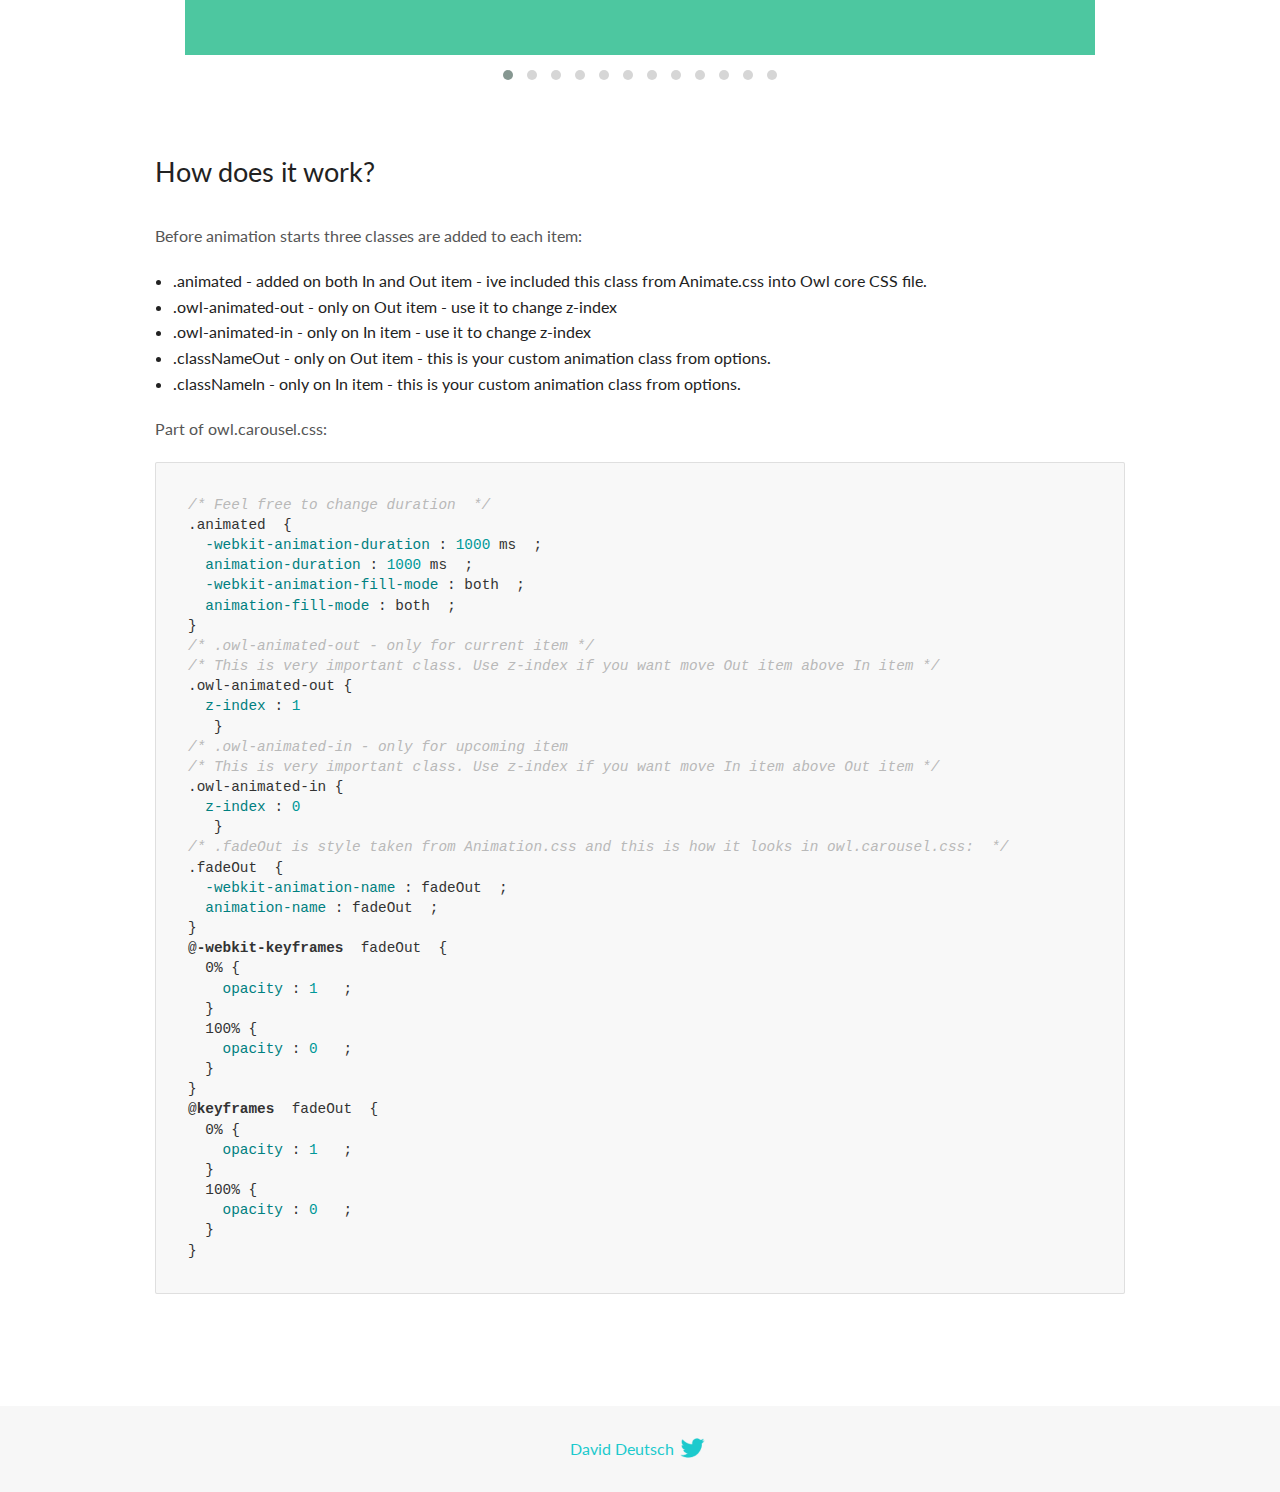
<file: owlcarousel/docs/demos/animate.html>
<!DOCTYPE html>
<html lang="en">
  <head>

    <!-- head -->
    <meta charset="utf-8">
    <meta name="msapplication-tap-highlight" content="no" />
    <meta name="viewport" content="width=device-width, initial-scale=1.0" />
    <meta name="description" content="Animate carousel">
    <meta name="author" content="David Deutsch">
    <title>
      Animate Demo | Owl Carousel | 2.3.4
    </title>

    <!-- Stylesheets -->
    <link href='https://fonts.googleapis.com/css?family=Lato:300,400,700,400italic,300italic' rel='stylesheet' type='text/css'>
    <link rel="stylesheet" href="../assets/css/docs.theme.min.css">

    <!-- Owl Stylesheets -->
    <link rel="stylesheet" href="../assets/owlcarousel/assets/owl.carousel.min.css">
    <link rel="stylesheet" href="../assets/owlcarousel/assets/owl.theme.default.min.css">

    <!-- HTML5 shim and Respond.js IE8 support of HTML5 elements and media queries -->

    <!--[if lt IE 9]>
      <script src="https://oss.maxcdn.com/libs/html5shiv/3.7.0/html5shiv.js"></script>
      <script src="https://oss.maxcdn.com/libs/respond.js/1.3.0/respond.min.js"></script>
    <![endif]-->

    <!-- Favicons -->
    <link rel="apple-touch-icon-precomposed" sizes="144x144" href="../assets/ico/apple-touch-icon-144-precomposed.png">
    <link rel="shortcut icon" href="../assets/ico/favicon.png">
    <link rel="shortcut icon" href="favicon.ico">

    <!-- Yeah i know js should not be in header. Its required for demos.-->

    <!-- javascript -->
    <script src="../assets/vendors/jquery.min.js"></script>
    <script src="../assets/owlcarousel/owl.carousel.js"></script>
  </head>
  <body>

    <!-- header -->
    <header class="header">
      <div class="row">
        <div class="large-12 columns">
          <div class="brand left">
            <h3>
              <a href="/OwlCarousel2/">owl.carousel.js</a> 
            </h3>
          </div>
          <a id="toggle-nav" class="right">
            <span></span> <span></span> <span></span> 
          </a> 
          <div class="nav-bar">
            <ul class="clearfix">
              <li> <a href="/OwlCarousel2/index.html">Home</a>  </li>
              <li class="active">
                <a href="/OwlCarousel2/demos/demos.html">Demos</a> 
              </li>
              <li> <a href="/OwlCarousel2/docs/started-welcome.html">Docs</a>  </li>
              <li>
                <a href="https://github.com/OwlCarousel2/OwlCarousel2/archive/2.3.4.zip">Download</a> 
                <span class="download"></span> 
              </li>
            </ul>
          </div>
        </div>
      </div>
    </header>

    <!-- title -->
    <section class="title">
      <div class="row">
        <div class="large-12 columns">
          <h1>Animate</h1>
        </div>
      </div>
    </section>

    <!--  Demos -->
    <section id="demos">
      <div class="row">
        <div class="large-12 columns">
          <div class="fadeOut owl-carousel owl-theme">
            <div class="item">
              <h4>1</h4>
            </div>
            <div class="item">
              <h4>2</h4>
            </div>
            <div class="item">
              <h4>3</h4>
            </div>
            <div class="item">
              <h4>4</h4>
            </div>
            <div class="item">
              <h4>5</h4>
            </div>
            <div class="item">
              <h4>6</h4>
            </div>
            <div class="item">
              <h4>7</h4>
            </div>
            <div class="item">
              <h4>8</h4>
            </div>
            <div class="item">
              <h4>9</h4>
            </div>
            <div class="item">
              <h4>10</h4>
            </div>
            <div class="item">
              <h4>11</h4>
            </div>
            <div class="item">
              <h4>12</h4>
            </div>
          </div>
          <h3 id="overview">Overview</h3>
          <p>To get fade out effect just set:</p>
          <pre><code>animateOut: &#39;fadeOut&#39;</code></pre>
          <blockquote>
            <p><code>fadeOut</code> value is the only built-in CSS animate style. However there are tons of additional CSS animations that you can use in Owl. Simply download
              <a href="https://daneden.github.io/animate.css/">animate.css</a>  library and you are ready to extend Owl with new fancy transitions.</p>
          </blockquote>
          <h3 id="important">Important</h3>
          <p>Animate functions work only with one item and only in browsers that support perspective property.</p>
          <h3 id="how-to-use-additional-animation-from-animate-css-library">How to use additional animation from <code>animate.css</code> library</h3>
          <ol>
            <li> <a href="https://daneden.github.io/animate.css/">Download animate.css</a>  </li>
            <li>Include animate.css into header.</li>
            <li>Set <code>animateOut</code> and <code>animateIn</code> options with the style names you picked.</li>
          </ol>
          <pre><code>$(&#39;.custom1&#39;).owlCarousel({
    animateOut: &#39;slideOutDown&#39;,
    animateIn: &#39;flipInX&#39;,
    items:1,
    margin:30,
    stagePadding:30,
    smartSpeed:450
});</code></pre>
          <p>Example with slideOutDown and flipInX</p>
          <div class="custom1 owl-carousel owl-theme">
            <div class="item">
              <h4>1</h4>
            </div>
            <div class="item">
              <h4>2</h4>
            </div>
            <div class="item">
              <h4>3</h4>
            </div>
            <div class="item">
              <h4>4</h4>
            </div>
            <div class="item">
              <h4>5</h4>
            </div>
            <div class="item">
              <h4>6</h4>
            </div>
            <div class="item">
              <h4>7</h4>
            </div>
            <div class="item">
              <h4>8</h4>
            </div>
            <div class="item">
              <h4>9</h4>
            </div>
            <div class="item">
              <h4>10</h4>
            </div>
            <div class="item">
              <h4>11</h4>
            </div>
            <div class="item">
              <h4>12</h4>
            </div>
          </div>
          <h3 id="how-does-it-work-">How does it work?</h3>
          <p>Before animation starts three classes are added to each item:</p>
          <ul>
            <li>.animated - added on both In and Out item - ive included this class from Animate.css into Owl core CSS file.</li>
            <li>.owl-animated-out - only on Out item - use it to change z-index</li>
            <li>.owl-animated-in - only on In item - use it to change z-index</li>
            <li>.classNameOut - only on Out item - this is your custom animation class from options.</li>
            <li>.classNameIn - only on In item - this is your custom animation class from options.</li>
          </ul>
          <p>Part of owl.carousel.css:</p>
          <pre><code class="language-css"><span class="comment">/* Feel free to change duration  */</span> 
<span class="class">.animated</span>  <span class="rules">{
  <span class="rule"><span class="attribute">-webkit-animation-duration</span> :<span class="value"> <span class="number">1000</span> ms</span> </span> ;
  <span class="rule"><span class="attribute">animation-duration</span> :<span class="value"> <span class="number">1000</span> ms</span> </span> ;
  <span class="rule"><span class="attribute">-webkit-animation-fill-mode</span> :<span class="value"> both</span> </span> ;
  <span class="rule"><span class="attribute">animation-fill-mode</span> :<span class="value"> both</span> </span> ;
<span class="rule">}</span> </span> 
<span class="comment">/* .owl-animated-out - only for current item */</span> 
<span class="comment">/* This is very important class. Use z-index if you want move Out item above In item */</span> 
<span class="class">.owl-animated-out</span> <span class="rules">{
  <span class="rule"><span class="attribute">z-index</span> :<span class="value"> <span class="number">1</span> 
</span> </span> </span> }
<span class="comment">/* .owl-animated-in - only for upcoming item
/* This is very important class. Use z-index if you want move In item above Out item */</span> 
<span class="class">.owl-animated-in</span> <span class="rules">{
  <span class="rule"><span class="attribute">z-index</span> :<span class="value"> <span class="number">0</span> 
</span> </span> </span> }
<span class="comment">/* .fadeOut is style taken from Animation.css and this is how it looks in owl.carousel.css:  */</span> 
<span class="class">.fadeOut</span>  <span class="rules">{
  <span class="rule"><span class="attribute">-webkit-animation-name</span> :<span class="value"> fadeOut</span> </span> ;
  <span class="rule"><span class="attribute">animation-name</span> :<span class="value"> fadeOut</span> </span> ;
<span class="rule">}</span> </span> 
<span class="at_rule">@<span class="keyword">-webkit-keyframes</span>  fadeOut </span> {
  0% <span class="rules">{
    <span class="rule"><span class="attribute">opacity</span> :<span class="value"> <span class="number">1</span> </span> </span> ;
  <span class="rule">}</span> </span> 
  100% <span class="rules">{
    <span class="rule"><span class="attribute">opacity</span> :<span class="value"> <span class="number">0</span> </span> </span> ;
  <span class="rule">}</span> </span> 
}
<span class="at_rule">@<span class="keyword">keyframes</span>  fadeOut </span> {
  0% <span class="rules">{
    <span class="rule"><span class="attribute">opacity</span> :<span class="value"> <span class="number">1</span> </span> </span> ;
  <span class="rule">}</span> </span> 
  100% <span class="rules">{
    <span class="rule"><span class="attribute">opacity</span> :<span class="value"> <span class="number">0</span> </span> </span> ;
  <span class="rule">}</span> </span> 
}</code></pre>
          <link rel="stylesheet" href="../assets/css/animate.css">
          <script>
            jQuery(document).ready(function($) {
              $('.fadeOut').owlCarousel({
                items: 1,
                animateOut: 'fadeOut',
                loop: true,
                margin: 10,
              });
              $('.custom1').owlCarousel({
                animateOut: 'slideOutDown',
                animateIn: 'flipInX',
                items: 1,
                margin: 30,
                stagePadding: 30,
                smartSpeed: 450
              });
            });
          </script>
        </div>
      </div>
    </section>

    <!-- footer -->
    <footer class="footer">
      <div class="row">
        <div class="large-12 columns">
          <h5>
            <a href="/OwlCarousel2/docs/support-contact.html">David Deutsch</a> 
            <a id="custom-tweet-button" href="https://twitter.com/share?url=https://github.com/OwlCarousel2/OwlCarousel2&text=Owl Carousel - This is so awesome! " target="_blank"></a> 
          </h5>
        </div>
      </div>
    </footer>

    <!-- vendors -->
    <script src="../assets/vendors/highlight.js"></script>
    <script src="../assets/js/app.js"></script>
  </body>
</html>
</file>
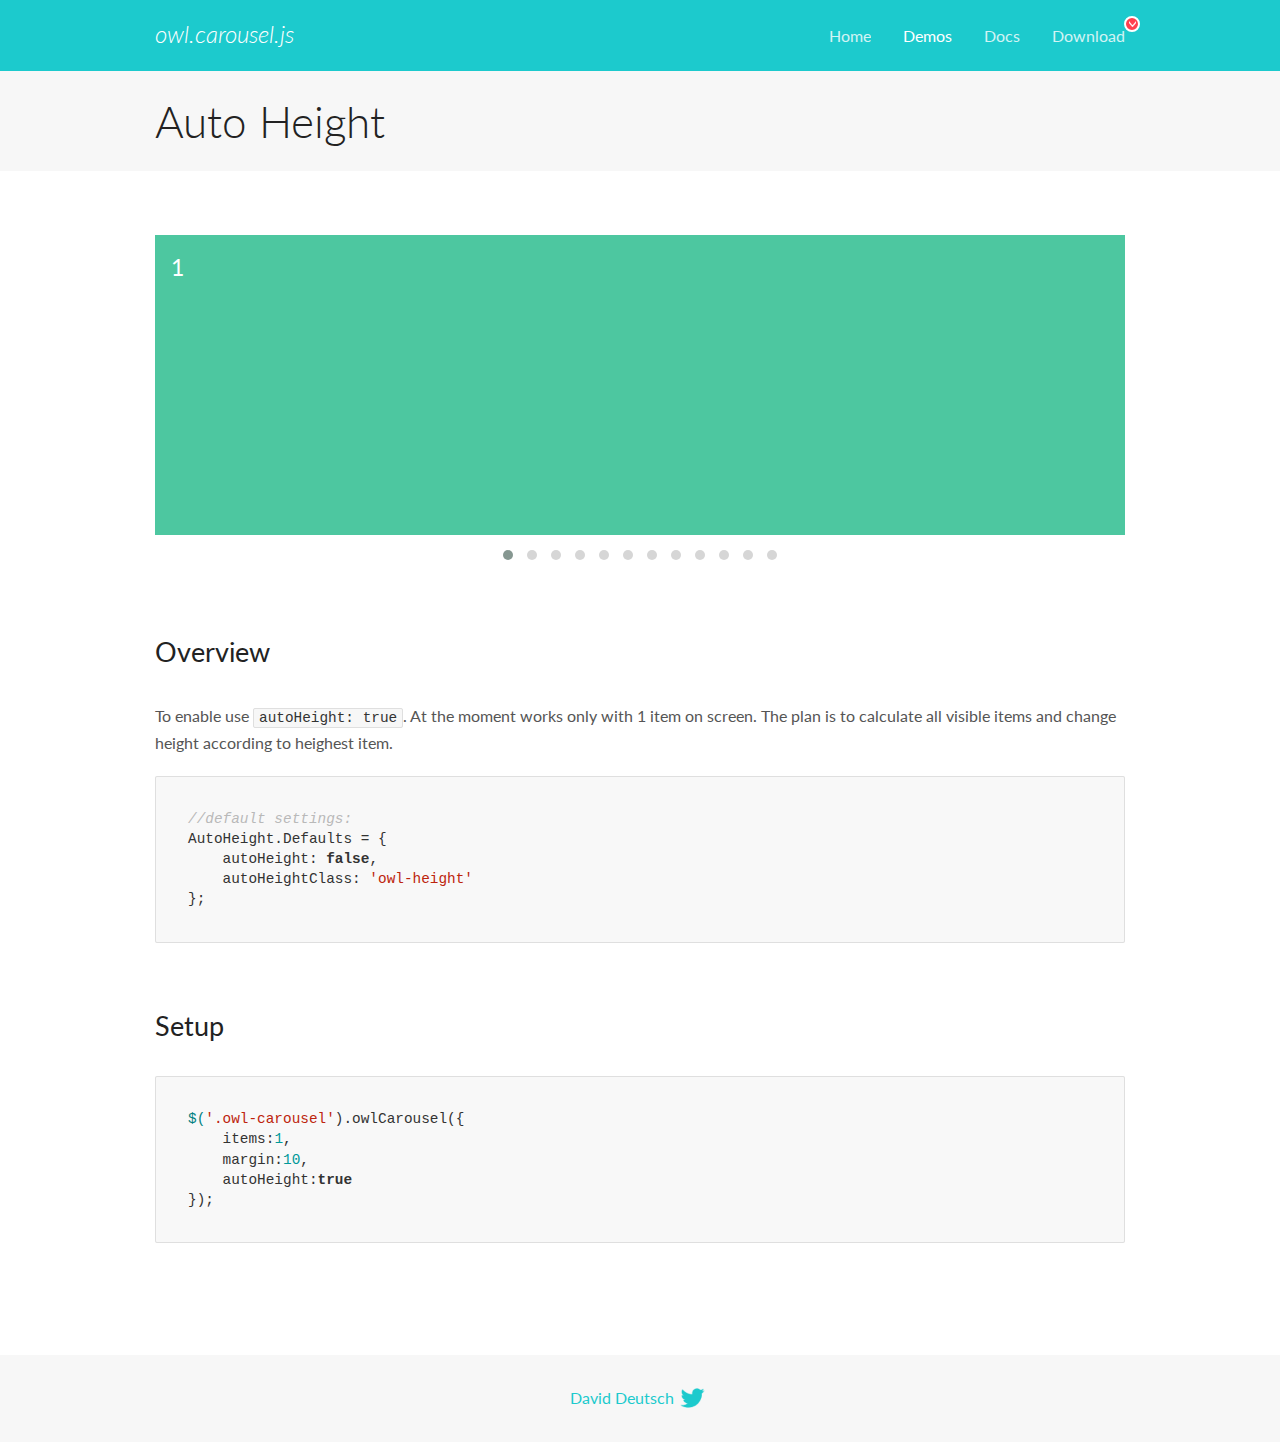
<file: owlcarousel/docs/demos/autoheight.html>
<!DOCTYPE html>
<html lang="en">
  <head>

    <!-- head -->
    <meta charset="utf-8">
    <meta name="msapplication-tap-highlight" content="no" />
    <meta name="viewport" content="width=device-width, initial-scale=1.0" />
    <meta name="description" content="autoHeight usage demo">
    <meta name="author" content="David Deutsch">
    <title>
      Auto Height Demo | Owl Carousel | 2.3.4
    </title>

    <!-- Stylesheets -->
    <link href='https://fonts.googleapis.com/css?family=Lato:300,400,700,400italic,300italic' rel='stylesheet' type='text/css'>
    <link rel="stylesheet" href="../assets/css/docs.theme.min.css">

    <!-- Owl Stylesheets -->
    <link rel="stylesheet" href="../assets/owlcarousel/assets/owl.carousel.min.css">
    <link rel="stylesheet" href="../assets/owlcarousel/assets/owl.theme.default.min.css">

    <!-- HTML5 shim and Respond.js IE8 support of HTML5 elements and media queries -->

    <!--[if lt IE 9]>
      <script src="https://oss.maxcdn.com/libs/html5shiv/3.7.0/html5shiv.js"></script>
      <script src="https://oss.maxcdn.com/libs/respond.js/1.3.0/respond.min.js"></script>
    <![endif]-->

    <!-- Favicons -->
    <link rel="apple-touch-icon-precomposed" sizes="144x144" href="../assets/ico/apple-touch-icon-144-precomposed.png">
    <link rel="shortcut icon" href="../assets/ico/favicon.png">
    <link rel="shortcut icon" href="favicon.ico">

    <!-- Yeah i know js should not be in header. Its required for demos.-->

    <!-- javascript -->
    <script src="../assets/vendors/jquery.min.js"></script>
    <script src="../assets/owlcarousel/owl.carousel.js"></script>
  </head>
  <body>

    <!-- header -->
    <header class="header">
      <div class="row">
        <div class="large-12 columns">
          <div class="brand left">
            <h3>
              <a href="/OwlCarousel2/">owl.carousel.js</a> 
            </h3>
          </div>
          <a id="toggle-nav" class="right">
            <span></span> <span></span> <span></span> 
          </a> 
          <div class="nav-bar">
            <ul class="clearfix">
              <li> <a href="/OwlCarousel2/index.html">Home</a>  </li>
              <li class="active">
                <a href="/OwlCarousel2/demos/demos.html">Demos</a> 
              </li>
              <li> <a href="/OwlCarousel2/docs/started-welcome.html">Docs</a>  </li>
              <li>
                <a href="https://github.com/OwlCarousel2/OwlCarousel2/archive/2.3.4.zip">Download</a> 
                <span class="download"></span> 
              </li>
            </ul>
          </div>
        </div>
      </div>
    </header>

    <!-- title -->
    <section class="title">
      <div class="row">
        <div class="large-12 columns">
          <h1>Auto Height</h1>
        </div>
      </div>
    </section>

    <!--  Demos -->
    <section id="demos">
      <div class="row">
        <div class="large-12 columns">
          <div class="owl-carousel owl-theme">
            <div class="item" style="height:300px">
              <h4>1</h4>
            </div>
            <div class="item" style="height:100px">
              <h4>2</h4>
            </div>
            <div class="item" style="height:500px">
              <h4>3</h4>
            </div>
            <div class="item" style="height:250px">
              <h4>4</h4>
            </div>
            <div class="item" style="height:400px">
              <h4>5</h4>
            </div>
            <div class="item" style="height:500px">
              <h4>6</h4>
            </div>
            <div class="item" style="height:600px">
              <h4>7</h4>
            </div>
            <div class="item" style="height:400px">
              <h4>8</h4>
            </div>
            <div class="item" style="height:300px">
              <h4>9</h4>
            </div>
            <div class="item" style="height:350px">
              <h4>10</h4>
            </div>
            <div class="item" style="height:200px">
              <h4>11</h4>
            </div>
            <div class="item" style="height:150px">
              <h4>12</h4>
            </div>
          </div>
          <h3 id="overview">Overview</h3>
          <p>To enable use <code>autoHeight: true</code>. At the moment works only with 1 item on screen. The plan is to calculate all visible items and change height according to heighest item.</p>
          <pre><code>//default settings:
AutoHeight.Defaults = {
    autoHeight: false,
    autoHeightClass: &#39;owl-height&#39;
};</code></pre>
          <h3 id="setup">Setup</h3>
          <pre><code>$(&#39;.owl-carousel&#39;).owlCarousel({
    items:1,
    margin:10,
    autoHeight:true
});</code></pre>
          <script>
            $(document).ready(function() {
              $('.owl-carousel').owlCarousel({
                items: 1,
                margin: 10,
                autoHeight: true
              });
            })
          </script>
        </div>
      </div>
    </section>

    <!-- footer -->
    <footer class="footer">
      <div class="row">
        <div class="large-12 columns">
          <h5>
            <a href="/OwlCarousel2/docs/support-contact.html">David Deutsch</a> 
            <a id="custom-tweet-button" href="https://twitter.com/share?url=https://github.com/OwlCarousel2/OwlCarousel2&text=Owl Carousel - This is so awesome! " target="_blank"></a> 
          </h5>
        </div>
      </div>
    </footer>

    <!-- vendors -->
    <script src="../assets/vendors/highlight.js"></script>
    <script src="../assets/js/app.js"></script>
  </body>
</html>
</file>
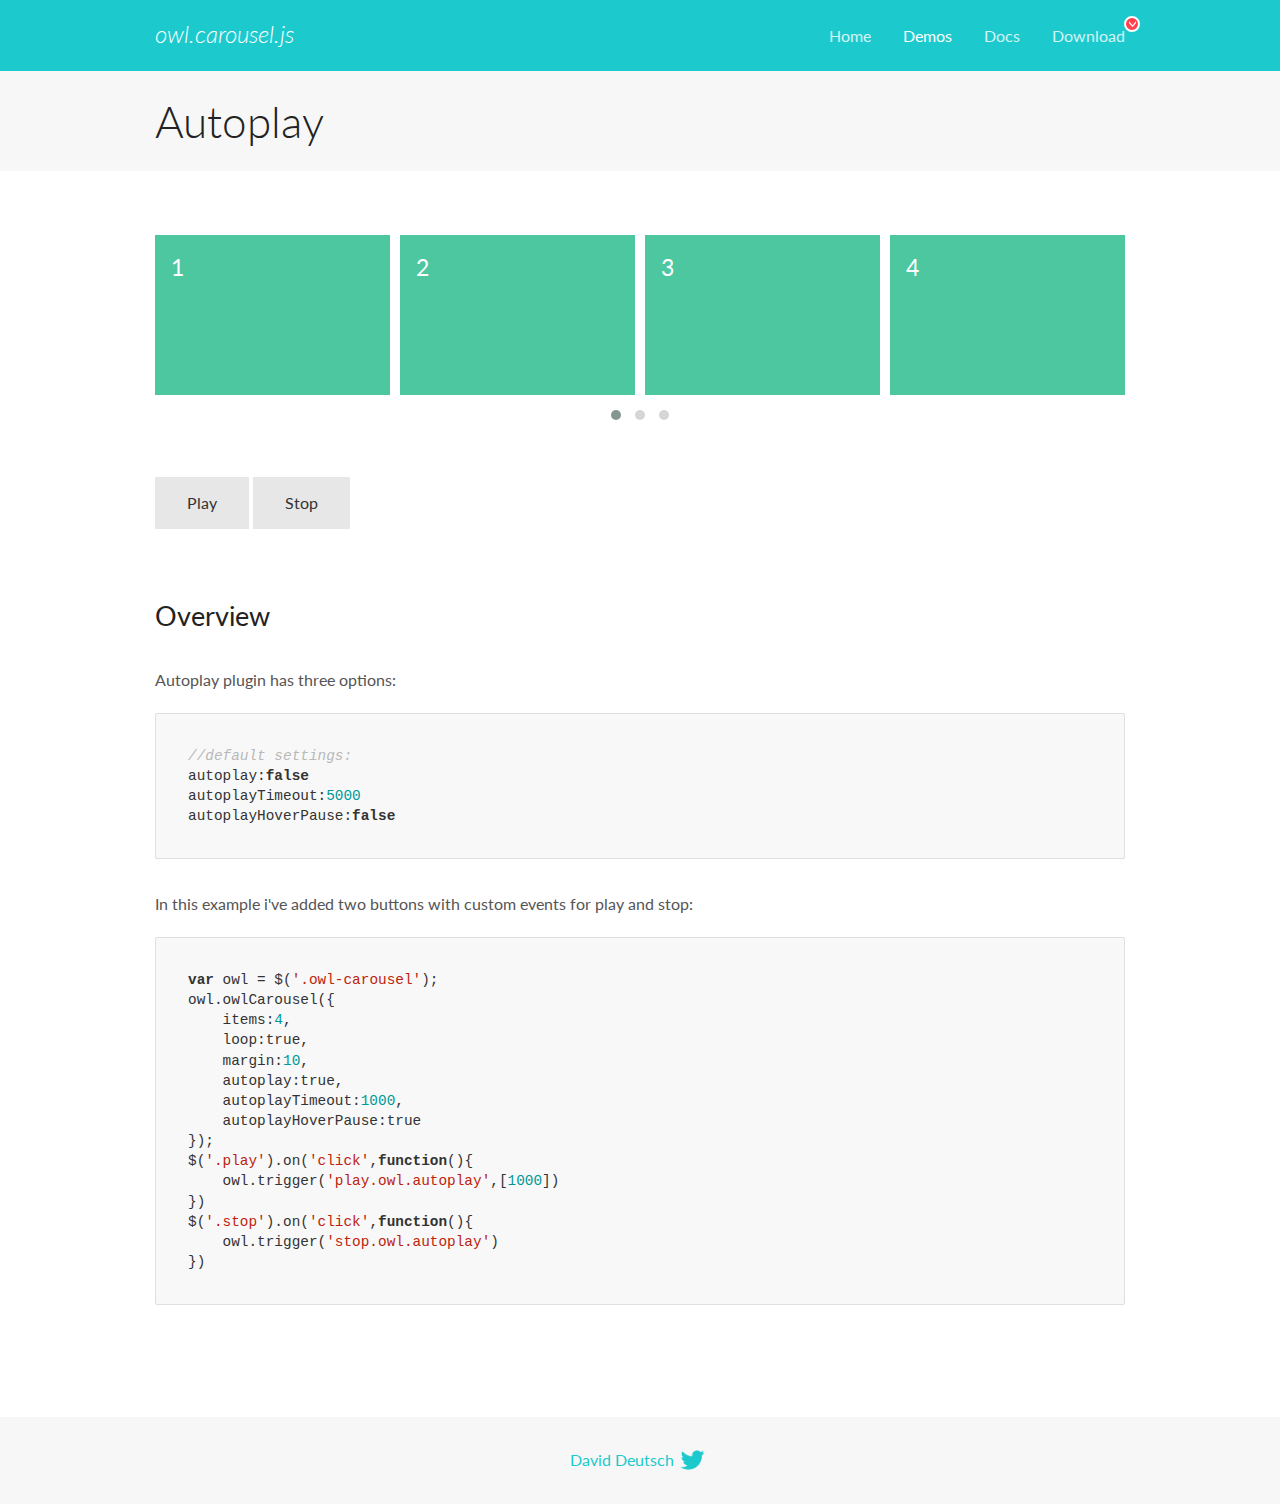
<file: owlcarousel/docs/demos/autoplay.html>
<!DOCTYPE html>
<html lang="en">
  <head>

    <!-- head -->
    <meta charset="utf-8">
    <meta name="msapplication-tap-highlight" content="no" />
    <meta name="viewport" content="width=device-width, initial-scale=1.0" />
    <meta name="description" content="Autoplay usage demo">
    <meta name="author" content="David Deutsch">
    <title>
      Autoplay Demo | Owl Carousel | 2.3.4
    </title>

    <!-- Stylesheets -->
    <link href='https://fonts.googleapis.com/css?family=Lato:300,400,700,400italic,300italic' rel='stylesheet' type='text/css'>
    <link rel="stylesheet" href="../assets/css/docs.theme.min.css">

    <!-- Owl Stylesheets -->
    <link rel="stylesheet" href="../assets/owlcarousel/assets/owl.carousel.min.css">
    <link rel="stylesheet" href="../assets/owlcarousel/assets/owl.theme.default.min.css">

    <!-- HTML5 shim and Respond.js IE8 support of HTML5 elements and media queries -->

    <!--[if lt IE 9]>
      <script src="https://oss.maxcdn.com/libs/html5shiv/3.7.0/html5shiv.js"></script>
      <script src="https://oss.maxcdn.com/libs/respond.js/1.3.0/respond.min.js"></script>
    <![endif]-->

    <!-- Favicons -->
    <link rel="apple-touch-icon-precomposed" sizes="144x144" href="../assets/ico/apple-touch-icon-144-precomposed.png">
    <link rel="shortcut icon" href="../assets/ico/favicon.png">
    <link rel="shortcut icon" href="favicon.ico">

    <!-- Yeah i know js should not be in header. Its required for demos.-->

    <!-- javascript -->
    <script src="../assets/vendors/jquery.min.js"></script>
    <script src="../assets/owlcarousel/owl.carousel.js"></script>
  </head>
  <body>

    <!-- header -->
    <header class="header">
      <div class="row">
        <div class="large-12 columns">
          <div class="brand left">
            <h3>
              <a href="/OwlCarousel2/">owl.carousel.js</a> 
            </h3>
          </div>
          <a id="toggle-nav" class="right">
            <span></span> <span></span> <span></span> 
          </a> 
          <div class="nav-bar">
            <ul class="clearfix">
              <li> <a href="/OwlCarousel2/index.html">Home</a>  </li>
              <li class="active">
                <a href="/OwlCarousel2/demos/demos.html">Demos</a> 
              </li>
              <li> <a href="/OwlCarousel2/docs/started-welcome.html">Docs</a>  </li>
              <li>
                <a href="https://github.com/OwlCarousel2/OwlCarousel2/archive/2.3.4.zip">Download</a> 
                <span class="download"></span> 
              </li>
            </ul>
          </div>
        </div>
      </div>
    </header>

    <!-- title -->
    <section class="title">
      <div class="row">
        <div class="large-12 columns">
          <h1>Autoplay</h1>
        </div>
      </div>
    </section>

    <!--  Demos -->
    <section id="demos">
      <div class="row">
        <div class="large-12 columns">
          <div class="owl-carousel owl-theme">
            <div class="item">
              <h4>1</h4>
            </div>
            <div class="item">
              <h4>2</h4>
            </div>
            <div class="item">
              <h4>3</h4>
            </div>
            <div class="item">
              <h4>4</h4>
            </div>
            <div class="item">
              <h4>5</h4>
            </div>
            <div class="item">
              <h4>6</h4>
            </div>
            <div class="item">
              <h4>7</h4>
            </div>
            <div class="item">
              <h4>8</h4>
            </div>
            <div class="item">
              <h4>9</h4>
            </div>
            <div class="item">
              <h4>10</h4>
            </div>
            <div class="item">
              <h4>11</h4>
            </div>
            <div class="item">
              <h4>12</h4>
            </div>
          </div>
          <a class="button secondary play">Play</a> 
          <a class="button secondary stop">Stop</a> 
          <h3 id="overview">Overview</h3>
          <p>Autoplay plugin has three options:</p>
          <pre><code>//default settings:
autoplay:false
autoplayTimeout:5000
autoplayHoverPause:false</code></pre>
          <p>In this example i&#39;ve added two buttons with custom events for play and stop:</p>
          <pre><code>var owl = $(&#39;.owl-carousel&#39;);
owl.owlCarousel({
    items:4,
    loop:true,
    margin:10,
    autoplay:true,
    autoplayTimeout:1000,
    autoplayHoverPause:true
});
$(&#39;.play&#39;).on(&#39;click&#39;,function(){
    owl.trigger(&#39;play.owl.autoplay&#39;,[1000])
})
$(&#39;.stop&#39;).on(&#39;click&#39;,function(){
    owl.trigger(&#39;stop.owl.autoplay&#39;)
})</code></pre>
          <script>
            $(document).ready(function() {
              var owl = $('.owl-carousel');
              owl.owlCarousel({
                items: 4,
                loop: true,
                margin: 10,
                autoplay: true,
                autoplayTimeout: 1000,
                autoplayHoverPause: true
              });
              $('.play').on('click', function() {
                owl.trigger('play.owl.autoplay', [1000])
              })
              $('.stop').on('click', function() {
                owl.trigger('stop.owl.autoplay')
              })
            })
          </script>
        </div>
      </div>
    </section>

    <!-- footer -->
    <footer class="footer">
      <div class="row">
        <div class="large-12 columns">
          <h5>
            <a href="/OwlCarousel2/docs/support-contact.html">David Deutsch</a> 
            <a id="custom-tweet-button" href="https://twitter.com/share?url=https://github.com/OwlCarousel2/OwlCarousel2&text=Owl Carousel - This is so awesome! " target="_blank"></a> 
          </h5>
        </div>
      </div>
    </footer>

    <!-- vendors -->
    <script src="../assets/vendors/highlight.js"></script>
    <script src="../assets/js/app.js"></script>
  </body>
</html>
</file>
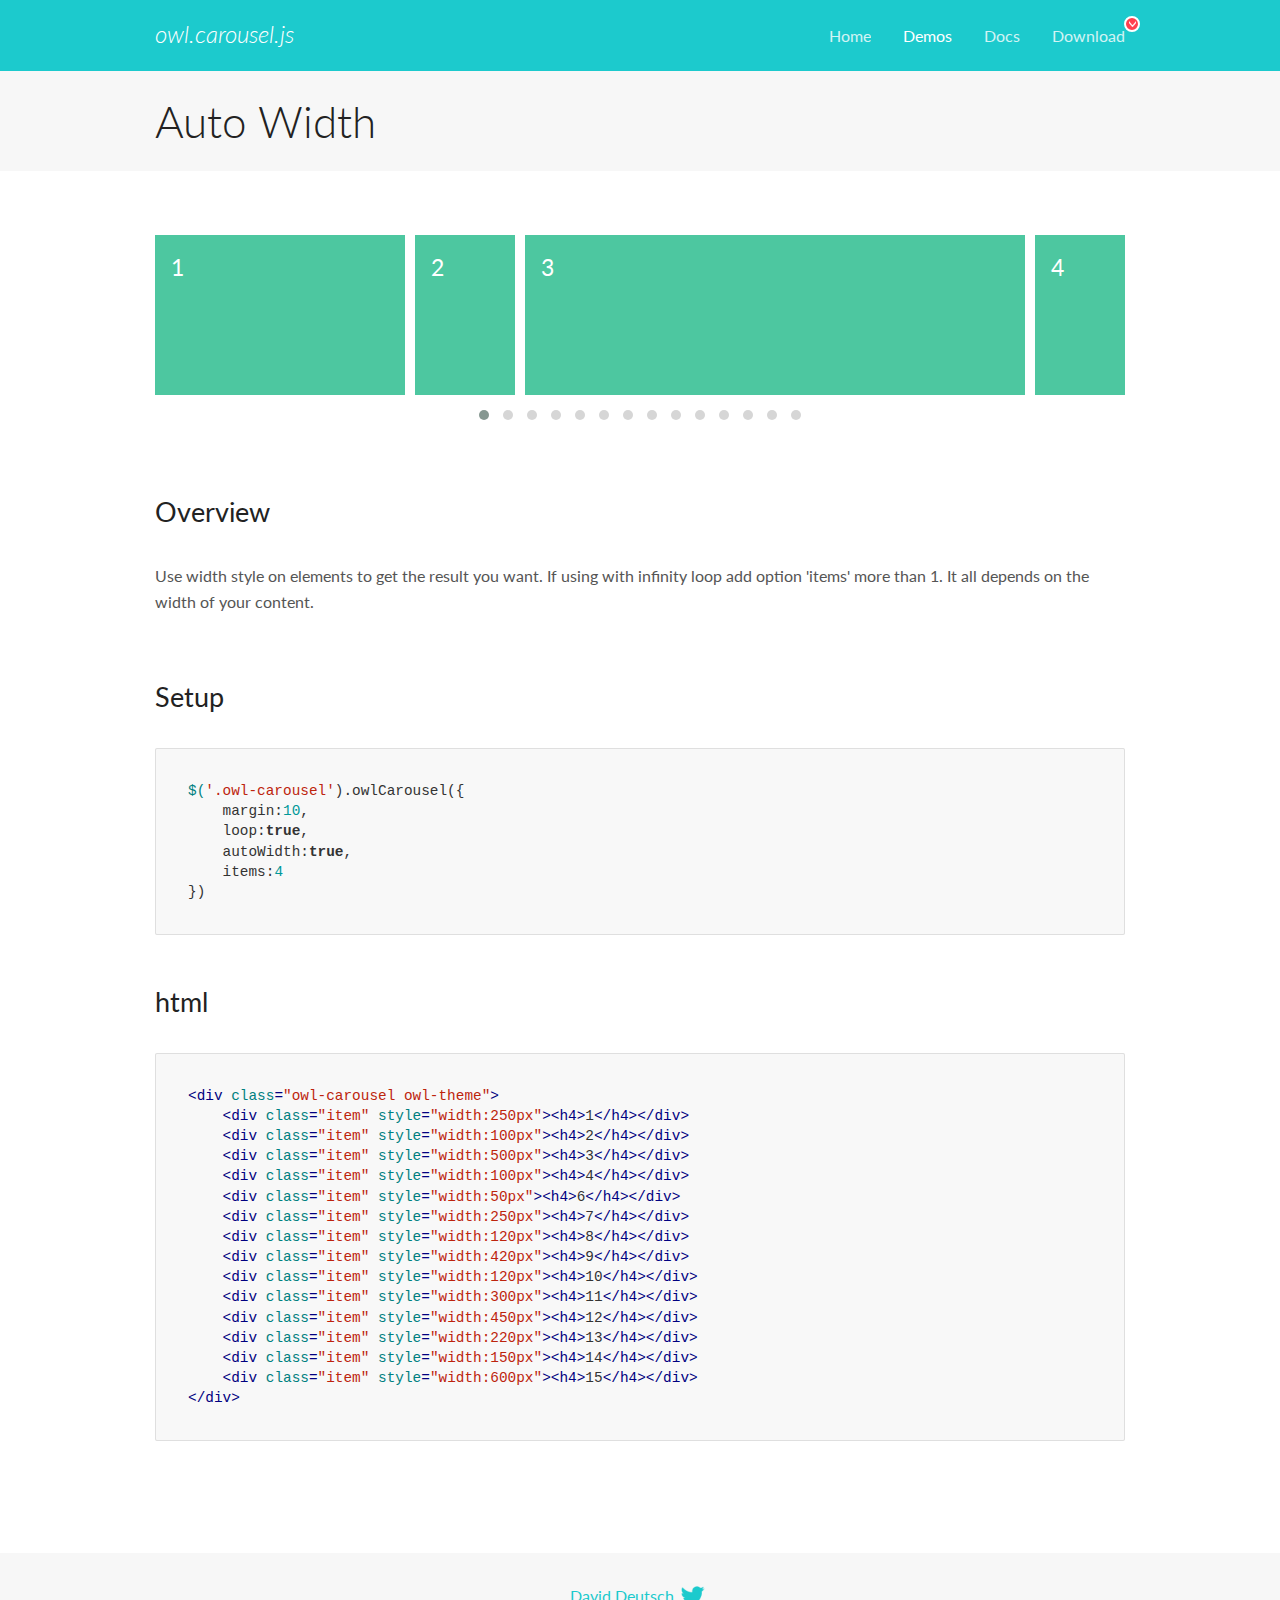
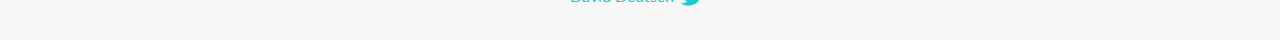
<file: owlcarousel/docs/demos/autowidth.html>
<!DOCTYPE html>
<html lang="en">
  <head>

    <!-- head -->
    <meta charset="utf-8">
    <meta name="msapplication-tap-highlight" content="no" />
    <meta name="viewport" content="width=device-width, initial-scale=1.0" />
    <meta name="description" content="Auto Width">
    <meta name="author" content="David Deutsch">
    <title>
      Auto Width Demo | Owl Carousel | 2.3.4
    </title>

    <!-- Stylesheets -->
    <link href='https://fonts.googleapis.com/css?family=Lato:300,400,700,400italic,300italic' rel='stylesheet' type='text/css'>
    <link rel="stylesheet" href="../assets/css/docs.theme.min.css">

    <!-- Owl Stylesheets -->
    <link rel="stylesheet" href="../assets/owlcarousel/assets/owl.carousel.min.css">
    <link rel="stylesheet" href="../assets/owlcarousel/assets/owl.theme.default.min.css">

    <!-- HTML5 shim and Respond.js IE8 support of HTML5 elements and media queries -->

    <!--[if lt IE 9]>
      <script src="https://oss.maxcdn.com/libs/html5shiv/3.7.0/html5shiv.js"></script>
      <script src="https://oss.maxcdn.com/libs/respond.js/1.3.0/respond.min.js"></script>
    <![endif]-->

    <!-- Favicons -->
    <link rel="apple-touch-icon-precomposed" sizes="144x144" href="../assets/ico/apple-touch-icon-144-precomposed.png">
    <link rel="shortcut icon" href="../assets/ico/favicon.png">
    <link rel="shortcut icon" href="favicon.ico">

    <!-- Yeah i know js should not be in header. Its required for demos.-->

    <!-- javascript -->
    <script src="../assets/vendors/jquery.min.js"></script>
    <script src="../assets/owlcarousel/owl.carousel.js"></script>
  </head>
  <body>

    <!-- header -->
    <header class="header">
      <div class="row">
        <div class="large-12 columns">
          <div class="brand left">
            <h3>
              <a href="/OwlCarousel2/">owl.carousel.js</a> 
            </h3>
          </div>
          <a id="toggle-nav" class="right">
            <span></span> <span></span> <span></span> 
          </a> 
          <div class="nav-bar">
            <ul class="clearfix">
              <li> <a href="/OwlCarousel2/index.html">Home</a>  </li>
              <li class="active">
                <a href="/OwlCarousel2/demos/demos.html">Demos</a> 
              </li>
              <li> <a href="/OwlCarousel2/docs/started-welcome.html">Docs</a>  </li>
              <li>
                <a href="https://github.com/OwlCarousel2/OwlCarousel2/archive/2.3.4.zip">Download</a> 
                <span class="download"></span> 
              </li>
            </ul>
          </div>
        </div>
      </div>
    </header>

    <!-- title -->
    <section class="title">
      <div class="row">
        <div class="large-12 columns">
          <h1>Auto Width</h1>
        </div>
      </div>
    </section>

    <!--  Demos -->
    <section id="demos">
      <div class="row">
        <div class="large-12 columns">
          <div class="owl-carousel owl-theme">
            <div class="item" style="width:250px">
              <h4>1</h4>
            </div>
            <div class="item" style="width:100px">
              <h4>2</h4>
            </div>
            <div class="item" style="width:500px">
              <h4>3</h4>
            </div>
            <div class="item" style="width:100px">
              <h4>4</h4>
            </div>
            <div class="item" style="width:50px">
              <h4>6</h4>
            </div>
            <div class="item" style="width:250px">
              <h4>7</h4>
            </div>
            <div class="item" style="width:120px">
              <h4>8</h4>
            </div>
            <div class="item" style="width:420px">
              <h4>9</h4>
            </div>
            <div class="item" style="width:120px">
              <h4>10</h4>
            </div>
            <div class="item" style="width:300px">
              <h4>11</h4>
            </div>
            <div class="item" style="width:450px">
              <h4>12</h4>
            </div>
            <div class="item" style="width:220px">
              <h4>13</h4>
            </div>
            <div class="item" style="width:150px">
              <h4>14</h4>
            </div>
            <div class="item" style="width:600px">
              <h4>15</h4>
            </div>
          </div>
          <h3 id="overview">Overview</h3>
          <p>Use width style on elements to get the result you want. If using with infinity loop add option &#39;items&#39; more than 1. It all depends on the width of your content.</p>
          <h3 id="setup">Setup</h3>
          <pre><code>$(&#39;.owl-carousel&#39;).owlCarousel({
    margin:10,
    loop:true,
    autoWidth:true,
    items:4
})</code></pre>
          <h3 id="html">html</h3>
          <pre><code>&lt;div class=&quot;owl-carousel owl-theme&quot;&gt;
    &lt;div class=&quot;item&quot; style=&quot;width:250px&quot;&gt;&lt;h4&gt;1&lt;/h4&gt;&lt;/div&gt;
    &lt;div class=&quot;item&quot; style=&quot;width:100px&quot;&gt;&lt;h4&gt;2&lt;/h4&gt;&lt;/div&gt;
    &lt;div class=&quot;item&quot; style=&quot;width:500px&quot;&gt;&lt;h4&gt;3&lt;/h4&gt;&lt;/div&gt;
    &lt;div class=&quot;item&quot; style=&quot;width:100px&quot;&gt;&lt;h4&gt;4&lt;/h4&gt;&lt;/div&gt;
    &lt;div class=&quot;item&quot; style=&quot;width:50px&quot;&gt;&lt;h4&gt;6&lt;/h4&gt;&lt;/div&gt;
    &lt;div class=&quot;item&quot; style=&quot;width:250px&quot;&gt;&lt;h4&gt;7&lt;/h4&gt;&lt;/div&gt;
    &lt;div class=&quot;item&quot; style=&quot;width:120px&quot;&gt;&lt;h4&gt;8&lt;/h4&gt;&lt;/div&gt;
    &lt;div class=&quot;item&quot; style=&quot;width:420px&quot;&gt;&lt;h4&gt;9&lt;/h4&gt;&lt;/div&gt;
    &lt;div class=&quot;item&quot; style=&quot;width:120px&quot;&gt;&lt;h4&gt;10&lt;/h4&gt;&lt;/div&gt;
    &lt;div class=&quot;item&quot; style=&quot;width:300px&quot;&gt;&lt;h4&gt;11&lt;/h4&gt;&lt;/div&gt;
    &lt;div class=&quot;item&quot; style=&quot;width:450px&quot;&gt;&lt;h4&gt;12&lt;/h4&gt;&lt;/div&gt;
    &lt;div class=&quot;item&quot; style=&quot;width:220px&quot;&gt;&lt;h4&gt;13&lt;/h4&gt;&lt;/div&gt;
    &lt;div class=&quot;item&quot; style=&quot;width:150px&quot;&gt;&lt;h4&gt;14&lt;/h4&gt;&lt;/div&gt;
    &lt;div class=&quot;item&quot; style=&quot;width:600px&quot;&gt;&lt;h4&gt;15&lt;/h4&gt;&lt;/div&gt;
&lt;/div&gt;</code></pre>
          <script>
            $(document).ready(function() {
              $('.owl-carousel').owlCarousel({
                margin: 10,
                loop: true,
                autoWidth: true,
                items: 4
              })
            })
          </script>
        </div>
      </div>
    </section>

    <!-- footer -->
    <footer class="footer">
      <div class="row">
        <div class="large-12 columns">
          <h5>
            <a href="/OwlCarousel2/docs/support-contact.html">David Deutsch</a> 
            <a id="custom-tweet-button" href="https://twitter.com/share?url=https://github.com/OwlCarousel2/OwlCarousel2&text=Owl Carousel - This is so awesome! " target="_blank"></a> 
          </h5>
        </div>
      </div>
    </footer>

    <!-- vendors -->
    <script src="../assets/vendors/highlight.js"></script>
    <script src="../assets/js/app.js"></script>
  </body>
</html>
</file>
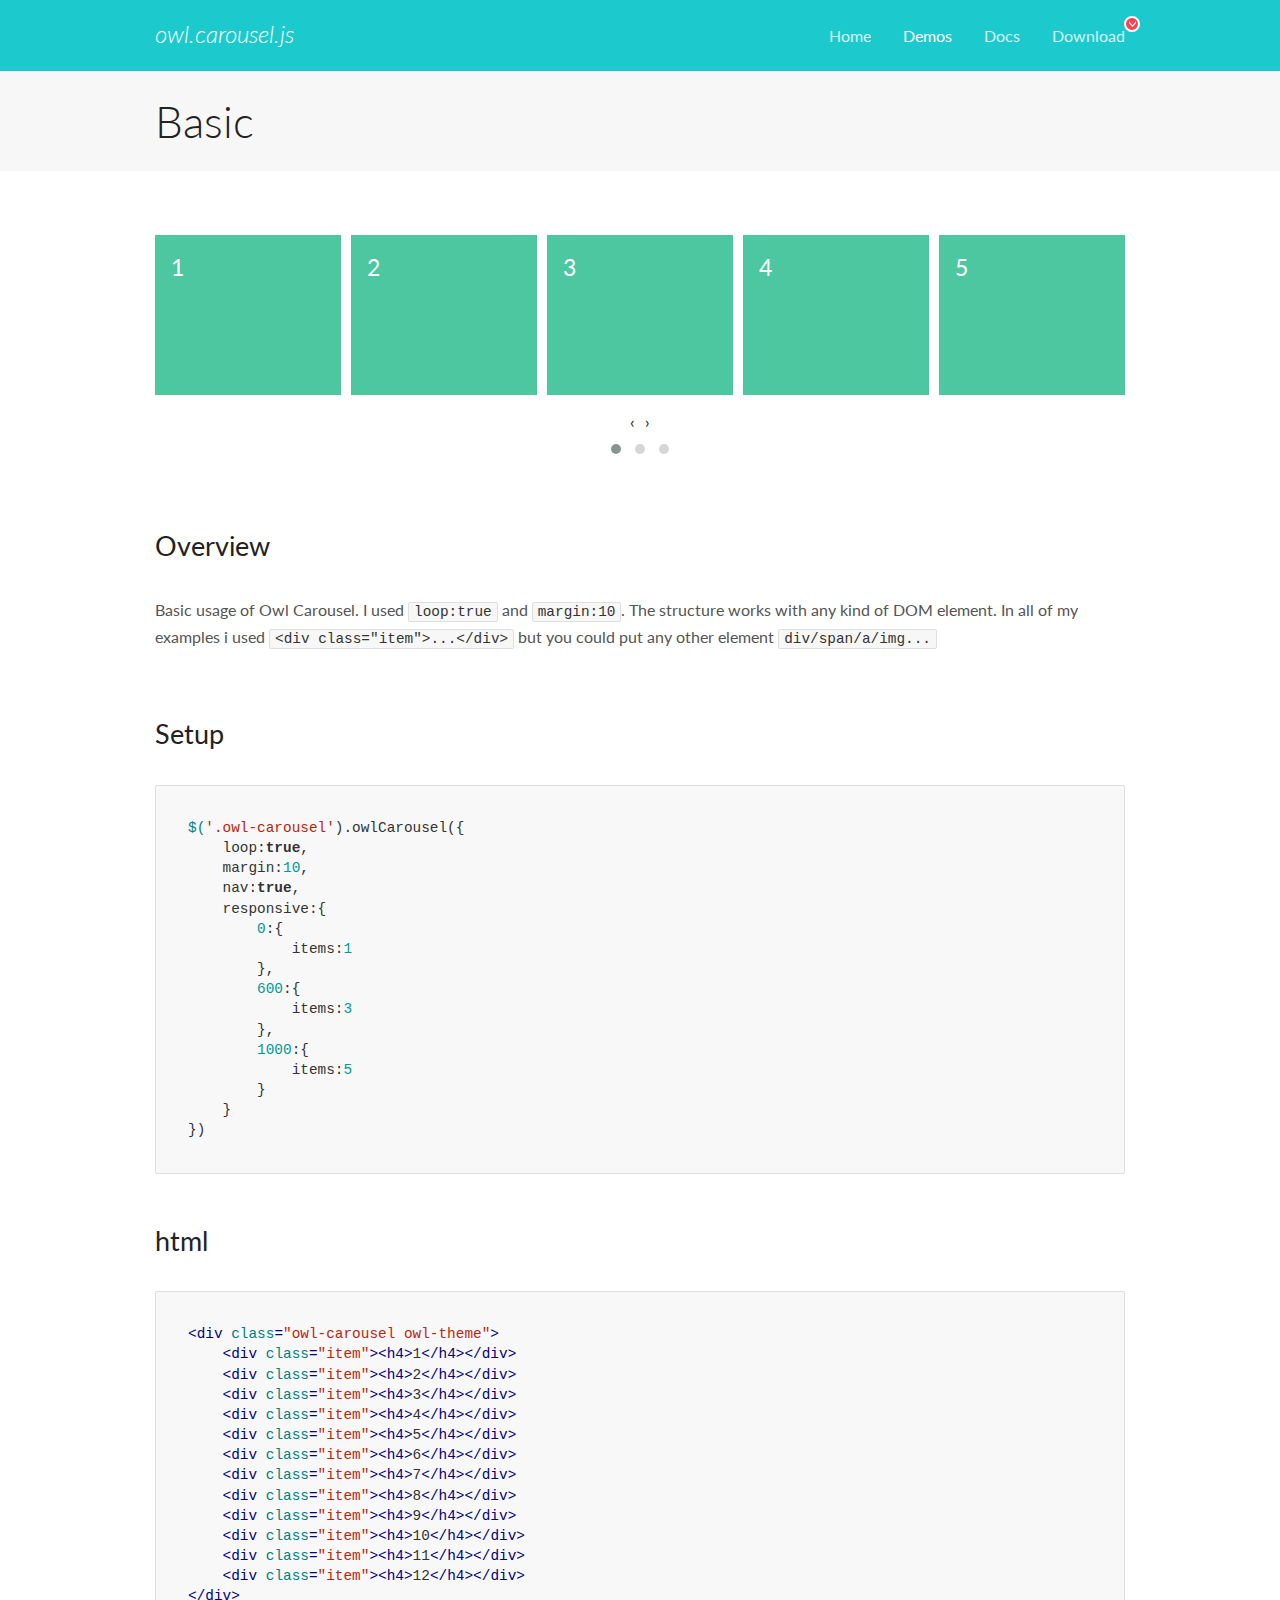
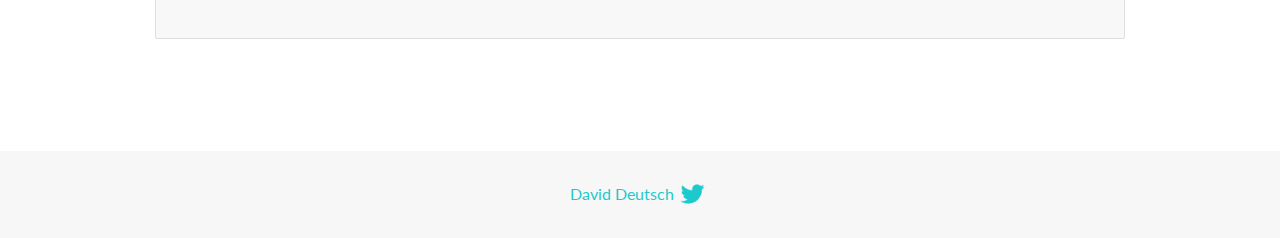
<file: owlcarousel/docs/demos/basic.html>
<!DOCTYPE html>
<html lang="en">
  <head>

    <!-- head -->
    <meta charset="utf-8">
    <meta name="msapplication-tap-highlight" content="no" />
    <meta name="viewport" content="width=device-width, initial-scale=1.0" />
    <meta name="description" content="Basic usage demo">
    <meta name="author" content="David Deutsch">
    <title>
      Basic Demo | Owl Carousel | 2.3.4
    </title>

    <!-- Stylesheets -->
    <link href='https://fonts.googleapis.com/css?family=Lato:300,400,700,400italic,300italic' rel='stylesheet' type='text/css'>
    <link rel="stylesheet" href="../assets/css/docs.theme.min.css">

    <!-- Owl Stylesheets -->
    <link rel="stylesheet" href="../assets/owlcarousel/assets/owl.carousel.min.css">
    <link rel="stylesheet" href="../assets/owlcarousel/assets/owl.theme.default.min.css">

    <!-- HTML5 shim and Respond.js IE8 support of HTML5 elements and media queries -->

    <!--[if lt IE 9]>
      <script src="https://oss.maxcdn.com/libs/html5shiv/3.7.0/html5shiv.js"></script>
      <script src="https://oss.maxcdn.com/libs/respond.js/1.3.0/respond.min.js"></script>
    <![endif]-->

    <!-- Favicons -->
    <link rel="apple-touch-icon-precomposed" sizes="144x144" href="../assets/ico/apple-touch-icon-144-precomposed.png">
    <link rel="shortcut icon" href="../assets/ico/favicon.png">
    <link rel="shortcut icon" href="favicon.ico">

    <!-- Yeah i know js should not be in header. Its required for demos.-->

    <!-- javascript -->
    <script src="../assets/vendors/jquery.min.js"></script>
    <script src="../assets/owlcarousel/owl.carousel.js"></script>
  </head>
  <body>

    <!-- header -->
    <header class="header">
      <div class="row">
        <div class="large-12 columns">
          <div class="brand left">
            <h3>
              <a href="/OwlCarousel2/">owl.carousel.js</a> 
            </h3>
          </div>
          <a id="toggle-nav" class="right">
            <span></span> <span></span> <span></span> 
          </a> 
          <div class="nav-bar">
            <ul class="clearfix">
              <li> <a href="/OwlCarousel2/index.html">Home</a>  </li>
              <li class="active">
                <a href="/OwlCarousel2/demos/demos.html">Demos</a> 
              </li>
              <li> <a href="/OwlCarousel2/docs/started-welcome.html">Docs</a>  </li>
              <li>
                <a href="https://github.com/OwlCarousel2/OwlCarousel2/archive/2.3.4.zip">Download</a> 
                <span class="download"></span> 
              </li>
            </ul>
          </div>
        </div>
      </div>
    </header>

    <!-- title -->
    <section class="title">
      <div class="row">
        <div class="large-12 columns">
          <h1>Basic</h1>
        </div>
      </div>
    </section>

    <!--  Demos -->
    <section id="demos">
      <div class="row">
        <div class="large-12 columns">
          <div class="owl-carousel owl-theme">
            <div class="item">
              <h4>1</h4>
            </div>
            <div class="item">
              <h4>2</h4>
            </div>
            <div class="item">
              <h4>3</h4>
            </div>
            <div class="item">
              <h4>4</h4>
            </div>
            <div class="item">
              <h4>5</h4>
            </div>
            <div class="item">
              <h4>6</h4>
            </div>
            <div class="item">
              <h4>7</h4>
            </div>
            <div class="item">
              <h4>8</h4>
            </div>
            <div class="item">
              <h4>9</h4>
            </div>
            <div class="item">
              <h4>10</h4>
            </div>
            <div class="item">
              <h4>11</h4>
            </div>
            <div class="item">
              <h4>12</h4>
            </div>
          </div>
          <h3 id="overview">Overview</h3>
          <p>Basic usage of Owl Carousel. I used <code>loop:true</code> and <code>margin:10</code>. The structure works with any kind of DOM element. In all of my examples i used <code>&lt;div class=&quot;item&quot;&gt;...&lt;/div&gt;</code> but you could
            put any other element <code>div/span/a/img...</code></p>
          <h3 id="setup">Setup</h3>
          <pre><code>$(&#39;.owl-carousel&#39;).owlCarousel({
    loop:true,
    margin:10,
    nav:true,
    responsive:{
        0:{
            items:1
        },
        600:{
            items:3
        },
        1000:{
            items:5
        }
    }
})</code></pre>
          <h3 id="html">html</h3>
          <pre><code>&lt;div class=&quot;owl-carousel owl-theme&quot;&gt;
    &lt;div class=&quot;item&quot;&gt;&lt;h4&gt;1&lt;/h4&gt;&lt;/div&gt;
    &lt;div class=&quot;item&quot;&gt;&lt;h4&gt;2&lt;/h4&gt;&lt;/div&gt;
    &lt;div class=&quot;item&quot;&gt;&lt;h4&gt;3&lt;/h4&gt;&lt;/div&gt;
    &lt;div class=&quot;item&quot;&gt;&lt;h4&gt;4&lt;/h4&gt;&lt;/div&gt;
    &lt;div class=&quot;item&quot;&gt;&lt;h4&gt;5&lt;/h4&gt;&lt;/div&gt;
    &lt;div class=&quot;item&quot;&gt;&lt;h4&gt;6&lt;/h4&gt;&lt;/div&gt;
    &lt;div class=&quot;item&quot;&gt;&lt;h4&gt;7&lt;/h4&gt;&lt;/div&gt;
    &lt;div class=&quot;item&quot;&gt;&lt;h4&gt;8&lt;/h4&gt;&lt;/div&gt;
    &lt;div class=&quot;item&quot;&gt;&lt;h4&gt;9&lt;/h4&gt;&lt;/div&gt;
    &lt;div class=&quot;item&quot;&gt;&lt;h4&gt;10&lt;/h4&gt;&lt;/div&gt;
    &lt;div class=&quot;item&quot;&gt;&lt;h4&gt;11&lt;/h4&gt;&lt;/div&gt;
    &lt;div class=&quot;item&quot;&gt;&lt;h4&gt;12&lt;/h4&gt;&lt;/div&gt;
&lt;/div&gt;</code></pre>
          <script>
            $(document).ready(function() {
              var owl = $('.owl-carousel');
              owl.owlCarousel({
                margin: 10,
                nav: true,
                loop: true,
                responsive: {
                  0: {
                    items: 1
                  },
                  600: {
                    items: 3
                  },
                  1000: {
                    items: 5
                  }
                }
              })
            })
          </script>
        </div>
      </div>
    </section>

    <!-- footer -->
    <footer class="footer">
      <div class="row">
        <div class="large-12 columns">
          <h5>
            <a href="/OwlCarousel2/docs/support-contact.html">David Deutsch</a> 
            <a id="custom-tweet-button" href="https://twitter.com/share?url=https://github.com/OwlCarousel2/OwlCarousel2&text=Owl Carousel - This is so awesome! " target="_blank"></a> 
          </h5>
        </div>
      </div>
    </footer>

    <!-- vendors -->
    <script src="../assets/vendors/highlight.js"></script>
    <script src="../assets/js/app.js"></script>
  </body>
</html>
</file>
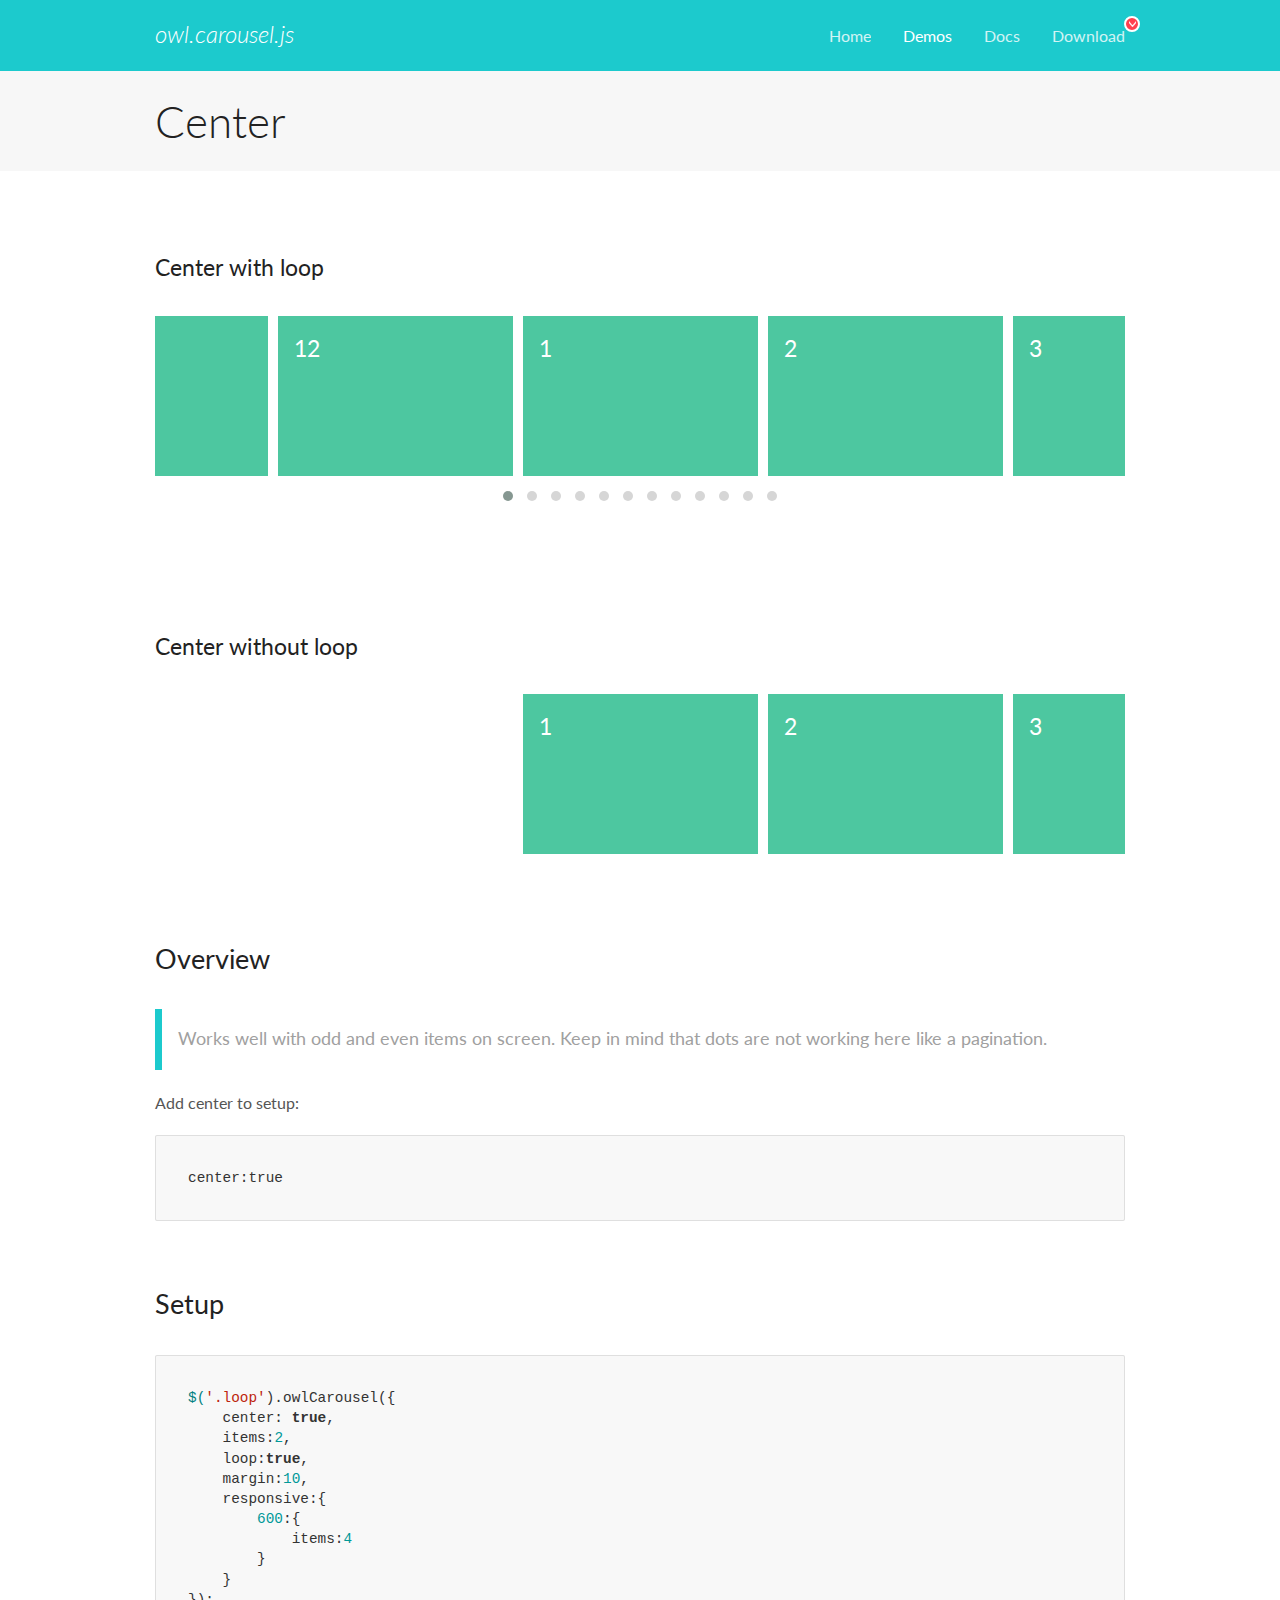
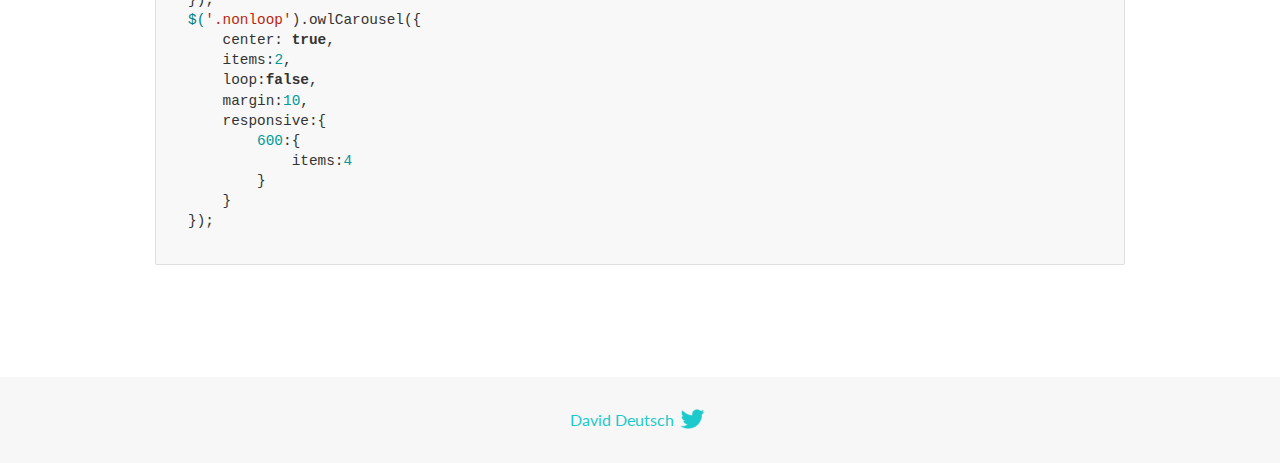
<file: owlcarousel/docs/demos/center.html>
<!DOCTYPE html>
<html lang="en">
  <head>

    <!-- head -->
    <meta charset="utf-8">
    <meta name="msapplication-tap-highlight" content="no" />
    <meta name="viewport" content="width=device-width, initial-scale=1.0" />
    <meta name="description" content="Center carousel">
    <meta name="author" content="David Deutsch">
    <title>
      Center Demo | Owl Carousel | 2.3.4
    </title>

    <!-- Stylesheets -->
    <link href='https://fonts.googleapis.com/css?family=Lato:300,400,700,400italic,300italic' rel='stylesheet' type='text/css'>
    <link rel="stylesheet" href="../assets/css/docs.theme.min.css">

    <!-- Owl Stylesheets -->
    <link rel="stylesheet" href="../assets/owlcarousel/assets/owl.carousel.min.css">
    <link rel="stylesheet" href="../assets/owlcarousel/assets/owl.theme.default.min.css">

    <!-- HTML5 shim and Respond.js IE8 support of HTML5 elements and media queries -->

    <!--[if lt IE 9]>
      <script src="https://oss.maxcdn.com/libs/html5shiv/3.7.0/html5shiv.js"></script>
      <script src="https://oss.maxcdn.com/libs/respond.js/1.3.0/respond.min.js"></script>
    <![endif]-->

    <!-- Favicons -->
    <link rel="apple-touch-icon-precomposed" sizes="144x144" href="../assets/ico/apple-touch-icon-144-precomposed.png">
    <link rel="shortcut icon" href="../assets/ico/favicon.png">
    <link rel="shortcut icon" href="favicon.ico">

    <!-- Yeah i know js should not be in header. Its required for demos.-->

    <!-- javascript -->
    <script src="../assets/vendors/jquery.min.js"></script>
    <script src="../assets/owlcarousel/owl.carousel.js"></script>
  </head>
  <body>

    <!-- header -->
    <header class="header">
      <div class="row">
        <div class="large-12 columns">
          <div class="brand left">
            <h3>
              <a href="/OwlCarousel2/">owl.carousel.js</a> 
            </h3>
          </div>
          <a id="toggle-nav" class="right">
            <span></span> <span></span> <span></span> 
          </a> 
          <div class="nav-bar">
            <ul class="clearfix">
              <li> <a href="/OwlCarousel2/index.html">Home</a>  </li>
              <li class="active">
                <a href="/OwlCarousel2/demos/demos.html">Demos</a> 
              </li>
              <li> <a href="/OwlCarousel2/docs/started-welcome.html">Docs</a>  </li>
              <li>
                <a href="https://github.com/OwlCarousel2/OwlCarousel2/archive/2.3.4.zip">Download</a> 
                <span class="download"></span> 
              </li>
            </ul>
          </div>
        </div>
      </div>
    </header>

    <!-- title -->
    <section class="title">
      <div class="row">
        <div class="large-12 columns">
          <h1>Center</h1>
        </div>
      </div>
    </section>

    <!--  Demos -->
    <section id="demos">
      <div class="row">
        <div class="large-12 columns">
          <h4 id="center-with-loop">Center with loop</h4>
          <div class="loop owl-carousel owl-theme">
            <div class="item">
              <h4>1</h4>
            </div>
            <div class="item">
              <h4>2</h4>
            </div>
            <div class="item">
              <h4>3</h4>
            </div>
            <div class="item">
              <h4>4</h4>
            </div>
            <div class="item">
              <h4>5</h4>
            </div>
            <div class="item">
              <h4>6</h4>
            </div>
            <div class="item">
              <h4>7</h4>
            </div>
            <div class="item">
              <h4>8</h4>
            </div>
            <div class="item">
              <h4>9</h4>
            </div>
            <div class="item">
              <h4>10</h4>
            </div>
            <div class="item">
              <h4>11</h4>
            </div>
            <div class="item">
              <h4>12</h4>
            </div>
          </div>
          <br>
          <h4 id="center-without-loop">Center without loop</h4>
          <div class="nonloop owl-carousel">
            <div class="item">
              <h4>1</h4>
            </div>
            <div class="item">
              <h4>2</h4>
            </div>
            <div class="item">
              <h4>3</h4>
            </div>
            <div class="item">
              <h4>4</h4>
            </div>
            <div class="item">
              <h4>5</h4>
            </div>
            <div class="item">
              <h4>6</h4>
            </div>
            <div class="item">
              <h4>7</h4>
            </div>
            <div class="item">
              <h4>8</h4>
            </div>
            <div class="item">
              <h4>9</h4>
            </div>
            <div class="item">
              <h4>10</h4>
            </div>
            <div class="item">
              <h4>11</h4>
            </div>
            <div class="item">
              <h4>12</h4>
            </div>
          </div>
          <h3 id="overview">Overview</h3>
          <blockquote>
            <p>Works well with odd and even items on screen. Keep in mind that dots are not working here like a pagination.</p>
          </blockquote>
          <p>Add center to setup:</p>
          <pre><code>center:true</code></pre>
          <h3 id="setup">Setup</h3>
          <pre><code>$(&#39;.loop&#39;).owlCarousel({
    center: true,
    items:2,
    loop:true,
    margin:10,
    responsive:{
        600:{
            items:4
        }
    }
});
$(&#39;.nonloop&#39;).owlCarousel({
    center: true,
    items:2,
    loop:false,
    margin:10,
    responsive:{
        600:{
            items:4
        }
    }
});</code></pre>
          <script>
            jQuery(document).ready(function($) {
              $('.loop').owlCarousel({
                center: true,
                items: 2,
                loop: true,
                margin: 10,
                responsive: {
                  600: {
                    items: 4
                  }
                }
              });
              $('.nonloop').owlCarousel({
                center: true,
                items: 2,
                loop: false,
                margin: 10,
                responsive: {
                  600: {
                    items: 4
                  }
                }
              });
            });
          </script>
        </div>
      </div>
    </section>

    <!-- footer -->
    <footer class="footer">
      <div class="row">
        <div class="large-12 columns">
          <h5>
            <a href="/OwlCarousel2/docs/support-contact.html">David Deutsch</a> 
            <a id="custom-tweet-button" href="https://twitter.com/share?url=https://github.com/OwlCarousel2/OwlCarousel2&text=Owl Carousel - This is so awesome! " target="_blank"></a> 
          </h5>
        </div>
      </div>
    </footer>

    <!-- vendors -->
    <script src="../assets/vendors/highlight.js"></script>
    <script src="../assets/js/app.js"></script>
  </body>
</html>
</file>
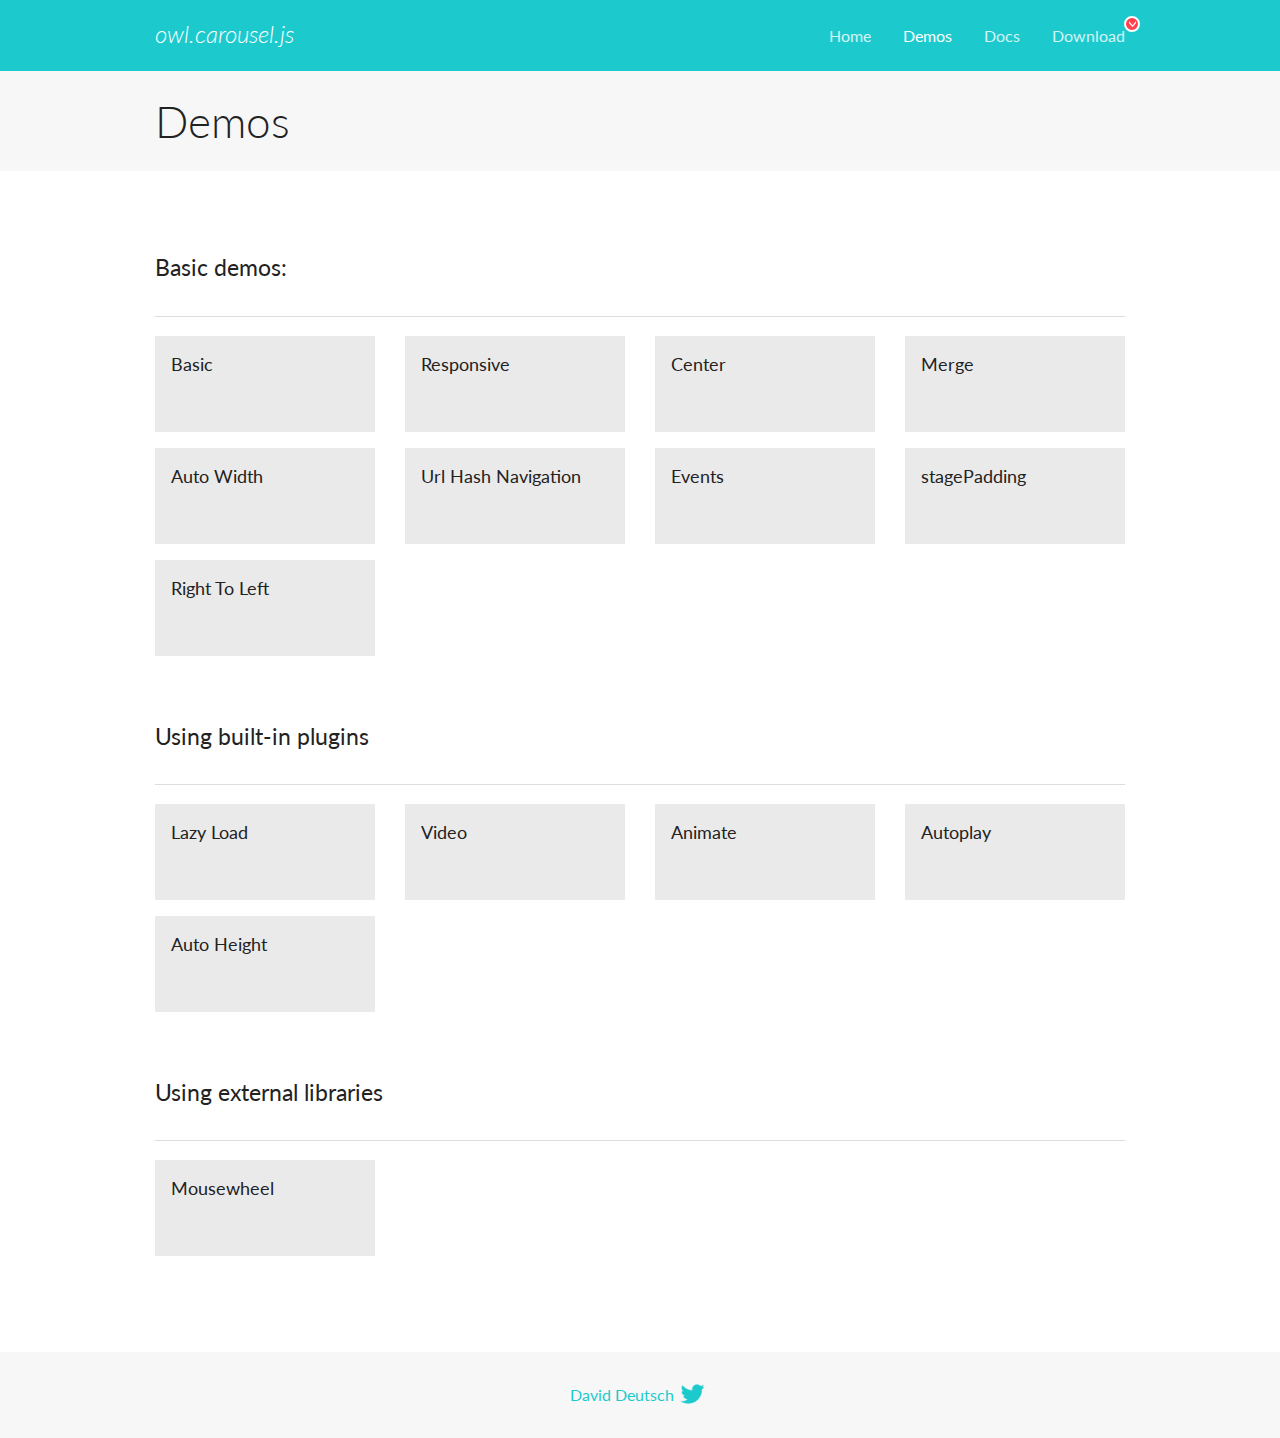
<file: owlcarousel/docs/demos/demos.html>
<!DOCTYPE html>
<html lang="en">
  <head>

    <!-- head -->
    <meta charset="utf-8">
    <meta name="msapplication-tap-highlight" content="no" />
    <meta name="viewport" content="width=device-width, initial-scale=1.0" />
    <meta name="description" content="A list of Owl Carousel examples.">
    <meta name="author" content="David Deutsch">
    <title>
      Demos | Owl Carousel | 2.3.4
    </title>

    <!-- Stylesheets -->
    <link href='https://fonts.googleapis.com/css?family=Lato:300,400,700,400italic,300italic' rel='stylesheet' type='text/css'>
    <link rel="stylesheet" href="../assets/css/docs.theme.min.css">

    <!-- Owl Stylesheets -->
    <link rel="stylesheet" href="../assets/owlcarousel/assets/owl.carousel.min.css">
    <link rel="stylesheet" href="../assets/owlcarousel/assets/owl.theme.default.min.css">

    <!-- HTML5 shim and Respond.js IE8 support of HTML5 elements and media queries -->

    <!--[if lt IE 9]>
      <script src="https://oss.maxcdn.com/libs/html5shiv/3.7.0/html5shiv.js"></script>
      <script src="https://oss.maxcdn.com/libs/respond.js/1.3.0/respond.min.js"></script>
    <![endif]-->

    <!-- Favicons -->
    <link rel="apple-touch-icon-precomposed" sizes="144x144" href="../assets/ico/apple-touch-icon-144-precomposed.png">
    <link rel="shortcut icon" href="../assets/ico/favicon.png">
    <link rel="shortcut icon" href="favicon.ico">

    <!-- Yeah i know js should not be in header. Its required for demos.-->

    <!-- javascript -->
    <script src="../assets/vendors/jquery.min.js"></script>
    <script src="../assets/owlcarousel/owl.carousel.js"></script>
  </head>
  <body>

    <!-- header -->
    <header class="header">
      <div class="row">
        <div class="large-12 columns">
          <div class="brand left">
            <h3>
              <a href="/OwlCarousel2/">owl.carousel.js</a> 
            </h3>
          </div>
          <a id="toggle-nav" class="right">
            <span></span> <span></span> <span></span> 
          </a> 
          <div class="nav-bar">
            <ul class="clearfix">
              <li> <a href="/OwlCarousel2/index.html">Home</a>  </li>
              <li class="active">
                <a href="/OwlCarousel2/demos/demos.html">Demos</a> 
              </li>
              <li> <a href="/OwlCarousel2/docs/started-welcome.html">Docs</a>  </li>
              <li>
                <a href="https://github.com/OwlCarousel2/OwlCarousel2/archive/2.3.4.zip">Download</a> 
                <span class="download"></span> 
              </li>
            </ul>
          </div>
        </div>
      </div>
    </header>

    <!-- title -->
    <section class="title">
      <div class="row">
        <div class="large-12 columns">
          <h1>Demos</h1>
        </div>
      </div>
    </section>

    <!--  Demos -->
    <section id="demos">
      <div class="row">
        <div class="large-12 columns">
          <h4 id="basic-demos-">Basic demos:</h4>
          <hr>
          <div class="demo-list">
            <div class="row">
              <div class="small-6 medium-4 large-3 columns">
                <a href="basic.html" class="demo-block">
                  <h5>Basic </h5>
                </a> 
              </div>
              <div class="small-6 medium-4 large-3 columns">
                <a href="responsive.html" class="demo-block">
                  <h5>Responsive </h5>
                </a> 
              </div>
              <div class="small-6 medium-4 large-3 columns">
                <a href="center.html" class="demo-block">
                  <h5>Center </h5>
                </a> 
              </div>
              <div class="small-6 medium-4 large-3 columns">
                <a href="merge.html" class="demo-block">
                  <h5>Merge </h5>
                </a> 
              </div>
              <div class="small-6 medium-4 large-3 columns">
                <a href="autowidth.html" class="demo-block">
                  <h5>Auto Width </h5>
                </a> 
              </div>
              <div class="small-6 medium-4 large-3 columns">
                <a href="urlhashnav.html" class="demo-block">
                  <h5>Url Hash Navigation </h5>
                </a> 
              </div>
              <div class="small-6 medium-4 large-3 columns">
                <a href="events.html" class="demo-block">
                  <h5>Events </h5>
                </a> 
              </div>
              <div class="small-6 medium-4 large-3 columns">
                <a href="stagepadding.html" class="demo-block">
                  <h5>stagePadding </h5>
                </a> 
              </div>
              <div class="small-6 medium-4 large-3 columns">
                <a href="rtl.html" class="demo-block">
                  <h5>Right To Left </h5>
                </a> 
              </div>
            </div>
          </div>
          <h4 id="using-built-in-plugins">Using built-in plugins</h4>
          <hr>
          <div class="demo-list">
            <div class="row">
              <div class="small-6 medium-4 large-3 columns">
                <a href="lazyLoad.html" class="demo-block">
                  <h5>Lazy Load </h5>
                </a> 
              </div>
              <div class="small-6 medium-4 large-3 columns">
                <a href="video.html" class="demo-block">
                  <h5>Video </h5>
                </a> 
              </div>
              <div class="small-6 medium-4 large-3 columns">
                <a href="animate.html" class="demo-block">
                  <h5>Animate </h5>
                </a> 
              </div>
              <div class="small-6 medium-4 large-3 columns">
                <a href="autoplay.html" class="demo-block">
                  <h5>Autoplay </h5>
                </a> 
              </div>
              <div class="small-6 medium-4 large-3 columns">
                <a href="autoheight.html" class="demo-block">
                  <h5>Auto Height </h5>
                </a> 
              </div>
            </div>
          </div>
          <h4 id="using-external-libraries">Using external libraries</h4>
          <hr>
          <div class="demo-list">
            <div class="row">
              <div class="small-6 medium-4 large-3 columns">
                <a href="mousewheel.html" class="demo-block">
                  <h5>Mousewheel </h5>
                </a> 
              </div>
            </div>
          </div>
        </div>
      </div>
    </section>

    <!-- footer -->
    <footer class="footer">
      <div class="row">
        <div class="large-12 columns">
          <h5>
            <a href="/OwlCarousel2/docs/support-contact.html">David Deutsch</a> 
            <a id="custom-tweet-button" href="https://twitter.com/share?url=https://github.com/OwlCarousel2/OwlCarousel2&text=Owl Carousel - This is so awesome! " target="_blank"></a> 
          </h5>
        </div>
      </div>
    </footer>

    <!-- vendors -->
    <script src="../assets/vendors/highlight.js"></script>
    <script src="../assets/js/app.js"></script>
  </body>
</html>
</file>
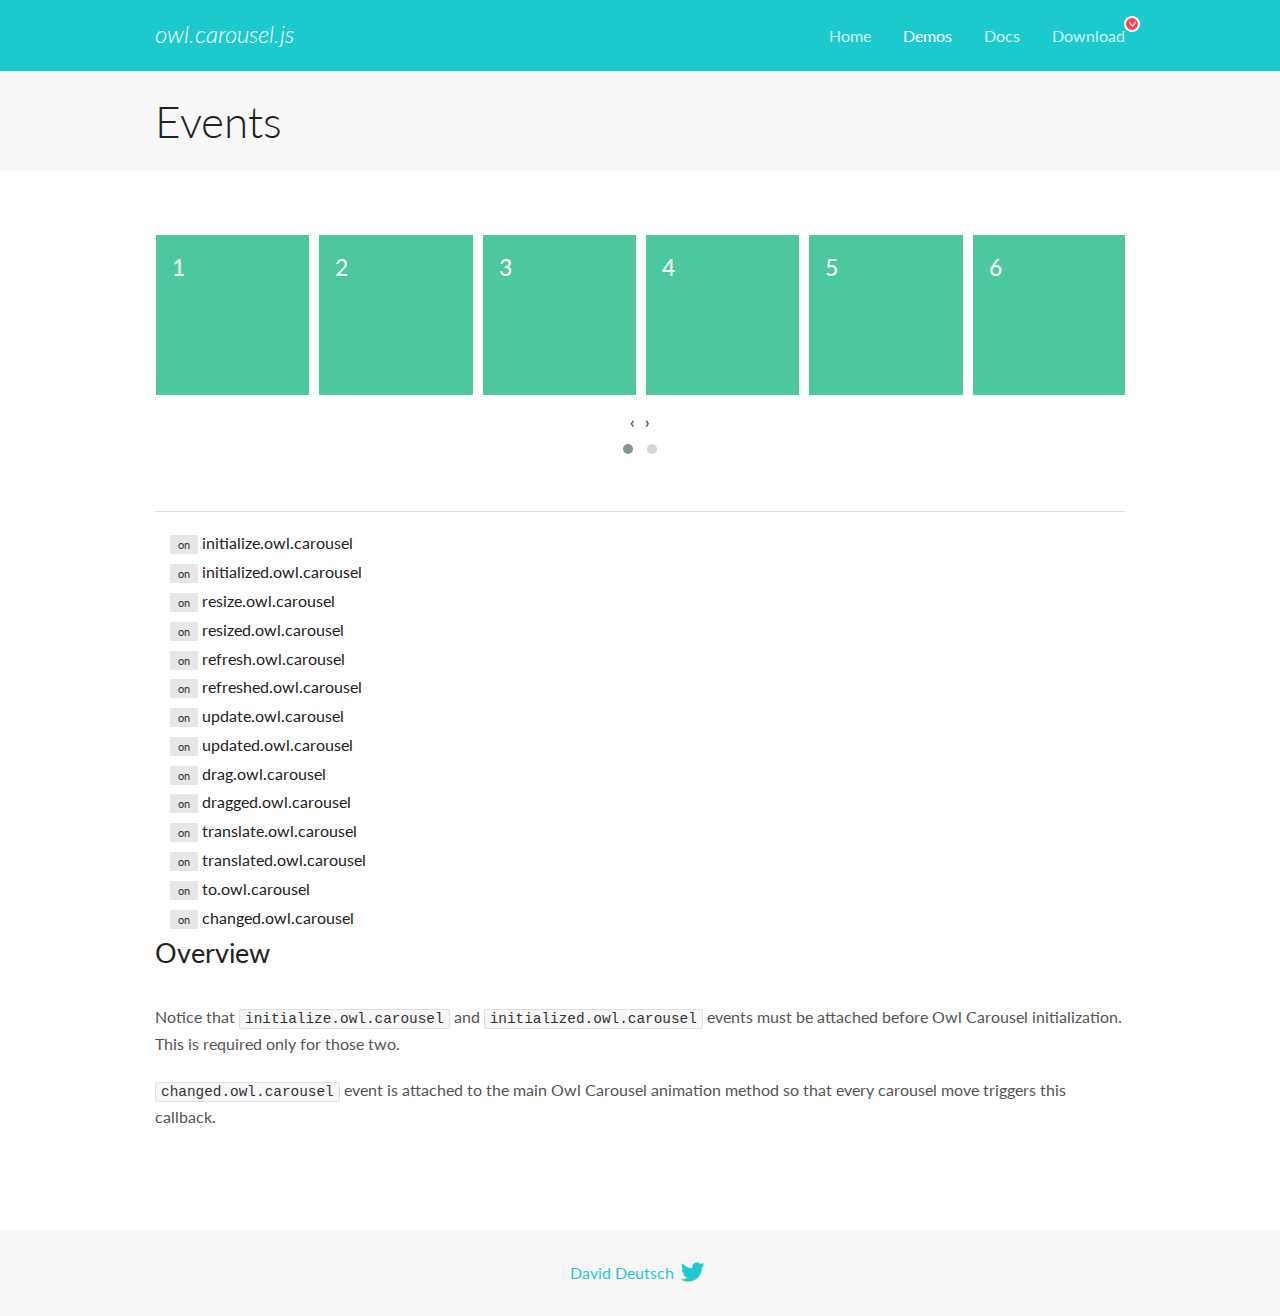
<file: owlcarousel/docs/demos/events.html>
<!DOCTYPE html>
<html lang="en">
  <head>

    <!-- head -->
    <meta charset="utf-8">
    <meta name="msapplication-tap-highlight" content="no" />
    <meta name="viewport" content="width=device-width, initial-scale=1.0" />
    <meta name="description" content="Events usage demo">
    <meta name="author" content="David Deutsch">
    <title>
      Events Demo | Owl Carousel | 2.3.4
    </title>

    <!-- Stylesheets -->
    <link href='https://fonts.googleapis.com/css?family=Lato:300,400,700,400italic,300italic' rel='stylesheet' type='text/css'>
    <link rel="stylesheet" href="../assets/css/docs.theme.min.css">

    <!-- Owl Stylesheets -->
    <link rel="stylesheet" href="../assets/owlcarousel/assets/owl.carousel.min.css">
    <link rel="stylesheet" href="../assets/owlcarousel/assets/owl.theme.default.min.css">

    <!-- HTML5 shim and Respond.js IE8 support of HTML5 elements and media queries -->

    <!--[if lt IE 9]>
      <script src="https://oss.maxcdn.com/libs/html5shiv/3.7.0/html5shiv.js"></script>
      <script src="https://oss.maxcdn.com/libs/respond.js/1.3.0/respond.min.js"></script>
    <![endif]-->

    <!-- Favicons -->
    <link rel="apple-touch-icon-precomposed" sizes="144x144" href="../assets/ico/apple-touch-icon-144-precomposed.png">
    <link rel="shortcut icon" href="../assets/ico/favicon.png">
    <link rel="shortcut icon" href="favicon.ico">

    <!-- Yeah i know js should not be in header. Its required for demos.-->

    <!-- javascript -->
    <script src="../assets/vendors/jquery.min.js"></script>
    <script src="../assets/owlcarousel/owl.carousel.js"></script>
  </head>
  <body>

    <!-- header -->
    <header class="header">
      <div class="row">
        <div class="large-12 columns">
          <div class="brand left">
            <h3>
              <a href="/OwlCarousel2/">owl.carousel.js</a> 
            </h3>
          </div>
          <a id="toggle-nav" class="right">
            <span></span> <span></span> <span></span> 
          </a> 
          <div class="nav-bar">
            <ul class="clearfix">
              <li> <a href="/OwlCarousel2/index.html">Home</a>  </li>
              <li class="active">
                <a href="/OwlCarousel2/demos/demos.html">Demos</a> 
              </li>
              <li> <a href="/OwlCarousel2/docs/started-welcome.html">Docs</a>  </li>
              <li>
                <a href="https://github.com/OwlCarousel2/OwlCarousel2/archive/2.3.4.zip">Download</a> 
                <span class="download"></span> 
              </li>
            </ul>
          </div>
        </div>
      </div>
    </header>

    <!-- title -->
    <section class="title">
      <div class="row">
        <div class="large-12 columns">
          <h1>Events</h1>
        </div>
      </div>
    </section>

    <!--  Demos -->
    <section id="demos">
      <div class="row">
        <div class="large-12 columns">
          <div class="owl-carousel owl-theme">
            <div class="item">
              <h4>1</h4>
            </div>
            <div class="item">
              <h4>2</h4>
            </div>
            <div class="item">
              <h4>3</h4>
            </div>
            <div class="item">
              <h4>4</h4>
            </div>
            <div class="item">
              <h4>5</h4>
            </div>
            <div class="item">
              <h4>6</h4>
            </div>
            <div class="item">
              <h4>7</h4>
            </div>
            <div class="item">
              <h4>8</h4>
            </div>
            <div class="item">
              <h4>9</h4>
            </div>
            <div class="item">
              <h4>10</h4>
            </div>
            <div class="item">
              <h4>11</h4>
            </div>
            <div class="item">
              <h4>12</h4>
            </div>
          </div>
          <hr>
          <div class="large-12 columns callbacks">
            <div><span class="label secondary initialize">on</span>  initialize.owl.carousel </div>
            <div><span class="label secondary initialized">on</span>  initialized.owl.carousel </div>
            <div><span class="label secondary resize">on</span>  resize.owl.carousel </div>
            <div><span class="label secondary resized">on</span>  resized.owl.carousel </div>
            <div><span class="label secondary refresh">on</span>  refresh.owl.carousel </div>
            <div><span class="label secondary refreshed">on</span>  refreshed.owl.carousel </div>
            <div><span class="label secondary update">on</span>  update.owl.carousel </div>
            <div><span class="label secondary updated">on</span>  updated.owl.carousel </div>
            <div><span class="label secondary drag">on</span>  drag.owl.carousel </div>
            <div><span class="label secondary dragged">on</span>  dragged.owl.carousel </div>
            <div><span class="label secondary translate">on</span>  translate.owl.carousel </div>
            <div><span class="label secondary translated">on</span>  translated.owl.carousel </div>
            <div><span class="label secondary to">on</span>  to.owl.carousel </div>
            <div><span class="label secondary changed">on</span>  changed.owl.carousel </div>
          </div>
          <h3 id="overview">Overview</h3>
          <p>Notice that <code>initialize.owl.carousel</code> and <code>initialized.owl.carousel</code> events must be attached before Owl Carousel initialization. This is required only for those two.</p>
          <p><code>changed.owl.carousel</code> event is attached to the main Owl Carousel animation method so that every carousel move triggers this callback.</p>
          <script>
            jQuery(document).ready(function($) {
              var owl = $('.owl-carousel');
              owl.on('initialize.owl.carousel initialized.owl.carousel ' +
                'initialize.owl.carousel initialize.owl.carousel ' +
                'resize.owl.carousel resized.owl.carousel ' +
                'refresh.owl.carousel refreshed.owl.carousel ' +
                'update.owl.carousel updated.owl.carousel ' +
                'drag.owl.carousel dragged.owl.carousel ' +
                'translate.owl.carousel translated.owl.carousel ' +
                'to.owl.carousel changed.owl.carousel',
                function(e) {
                  $('.' + e.type)
                    .removeClass('secondary')
                    .addClass('success');
                  window.setTimeout(function() {
                    $('.' + e.type)
                      .removeClass('success')
                      .addClass('secondary');
                  }, 500);
                });
              owl.owlCarousel({
                loop: true,
                nav: true,
                lazyLoad: true,
                margin: 10,
                video: true,
                responsive: {
                  0: {
                    items: 1
                  },
                  600: {
                    items: 3
                  },
                  960: {
                    items: 5,
                  },
                  1200: {
                    items: 6
                  }
                }
              });
            });
          </script>
        </div>
      </div>
    </section>

    <!-- footer -->
    <footer class="footer">
      <div class="row">
        <div class="large-12 columns">
          <h5>
            <a href="/OwlCarousel2/docs/support-contact.html">David Deutsch</a> 
            <a id="custom-tweet-button" href="https://twitter.com/share?url=https://github.com/OwlCarousel2/OwlCarousel2&text=Owl Carousel - This is so awesome! " target="_blank"></a> 
          </h5>
        </div>
      </div>
    </footer>

    <!-- vendors -->
    <script src="../assets/vendors/highlight.js"></script>
    <script src="../assets/js/app.js"></script>
  </body>
</html>
</file>
<file: js/WOW-master/css/site.css>
h1 {
  font-size:     72px;
  line-height:   1.5;
  color: #2c3e50;
  font-weight:   100;
}

#container {
  width:  980px;
  margin: 0 auto;
}

section {
  height: 300px;
  margin: 60px 0;
}

.section--purple {
  background-color: #9b59b6;
}

.section--blue {
  background-color: #3498db;
}

.section--green {
  background-color: #2ecc71;
}

#main {
  text-align: center;
}

#more {
  margin: 20px auto 48px;
}
</file>
